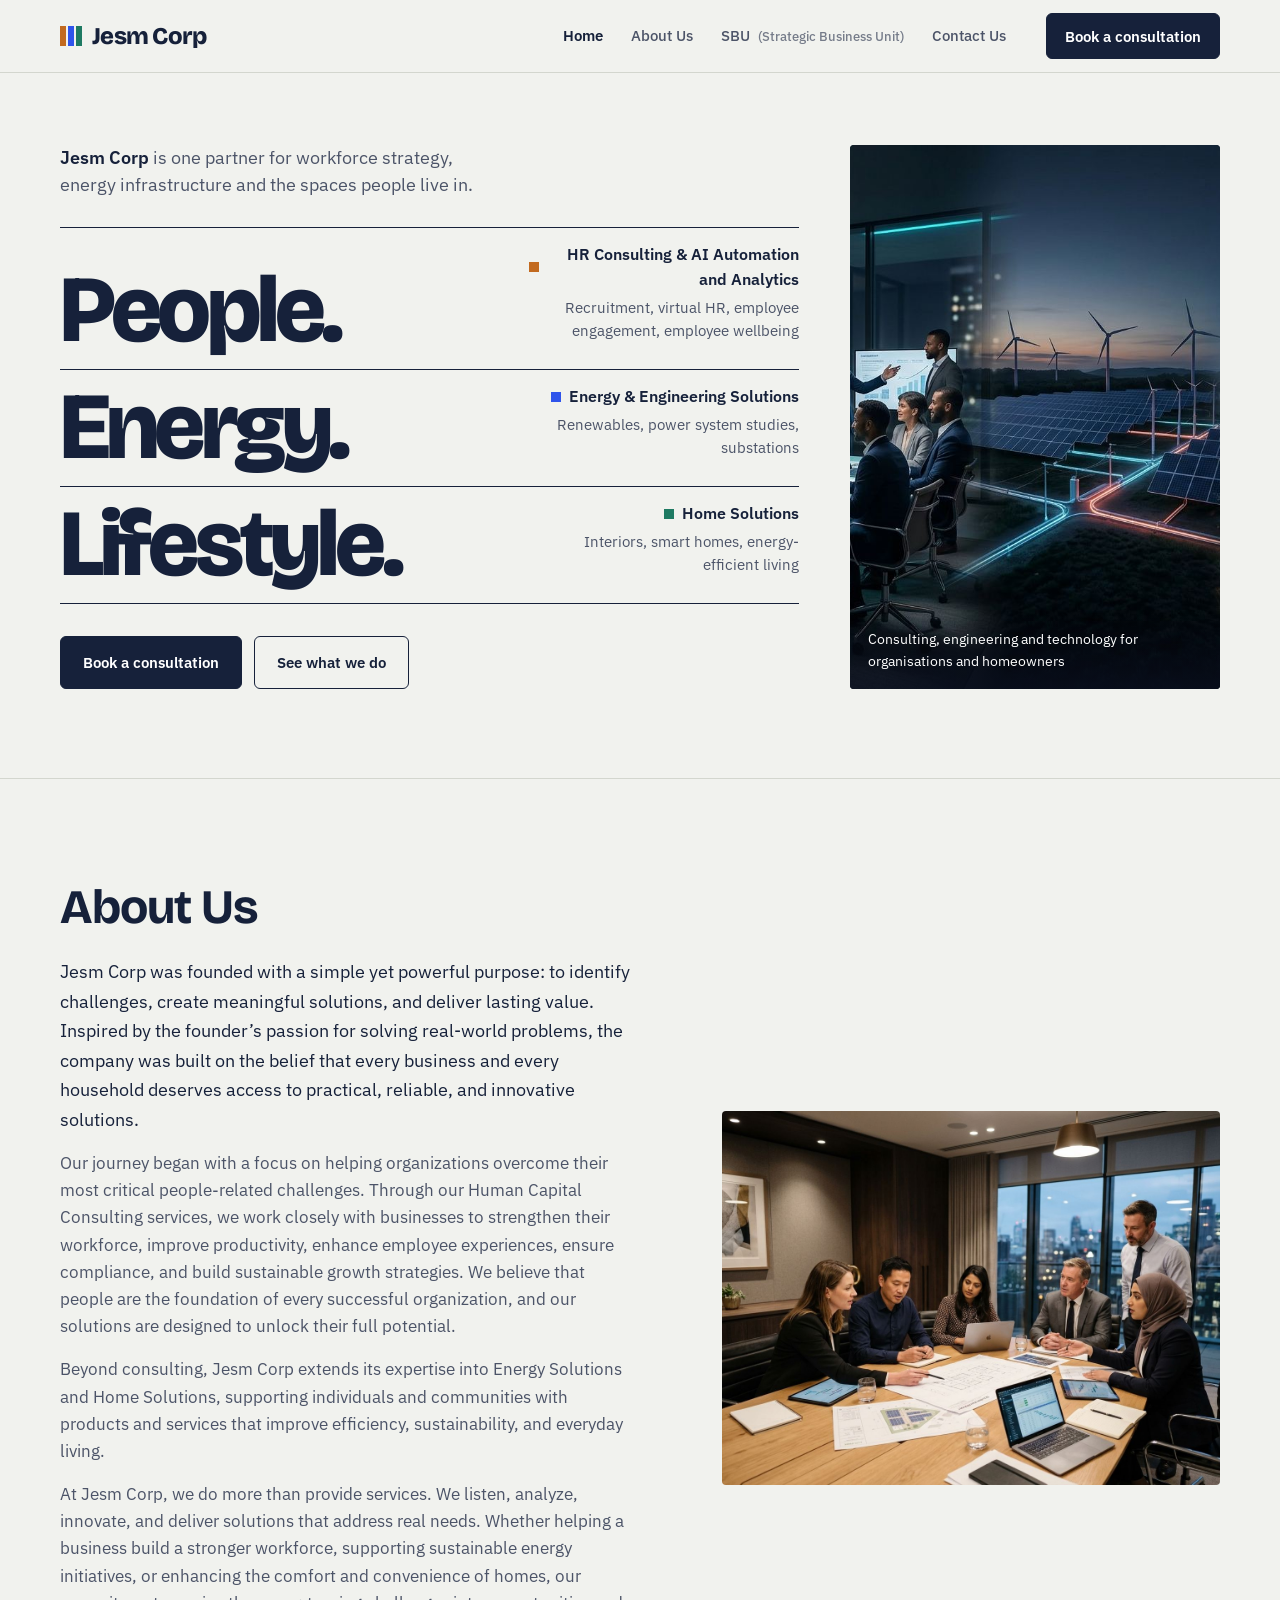
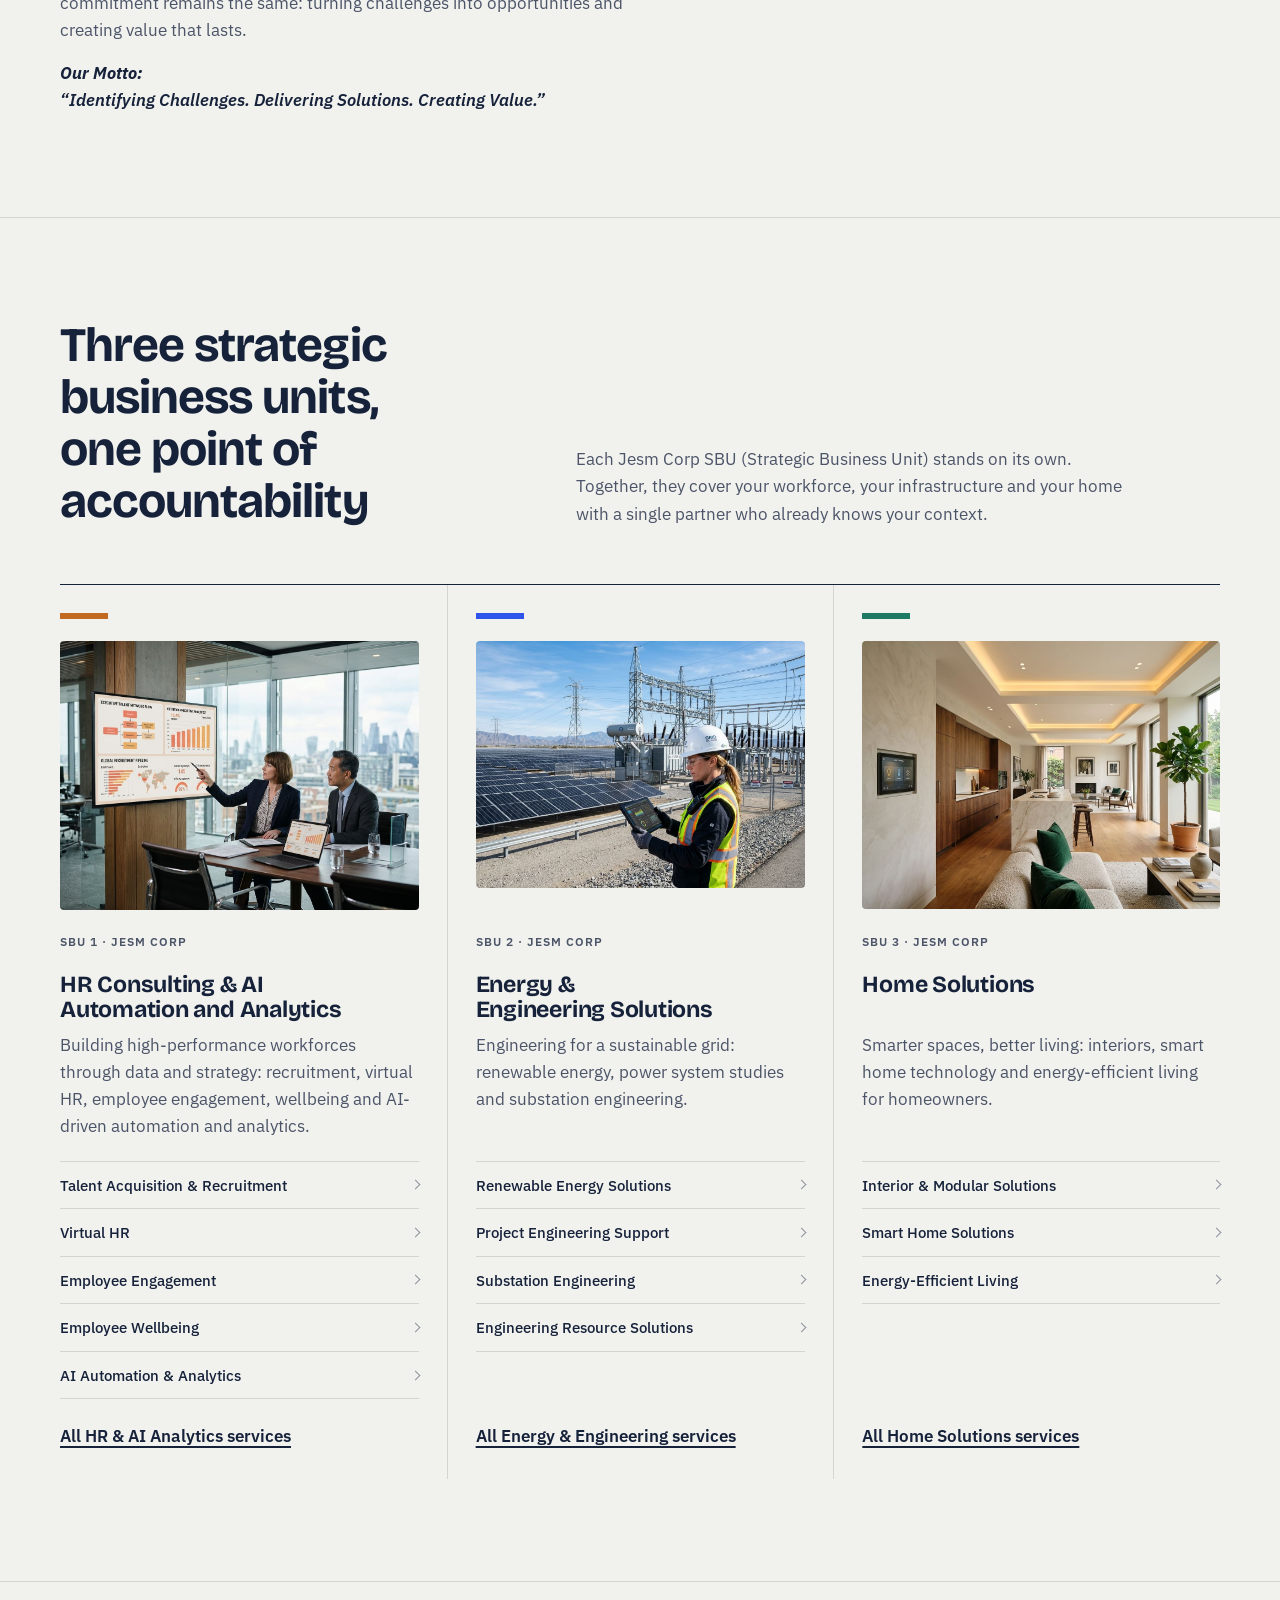
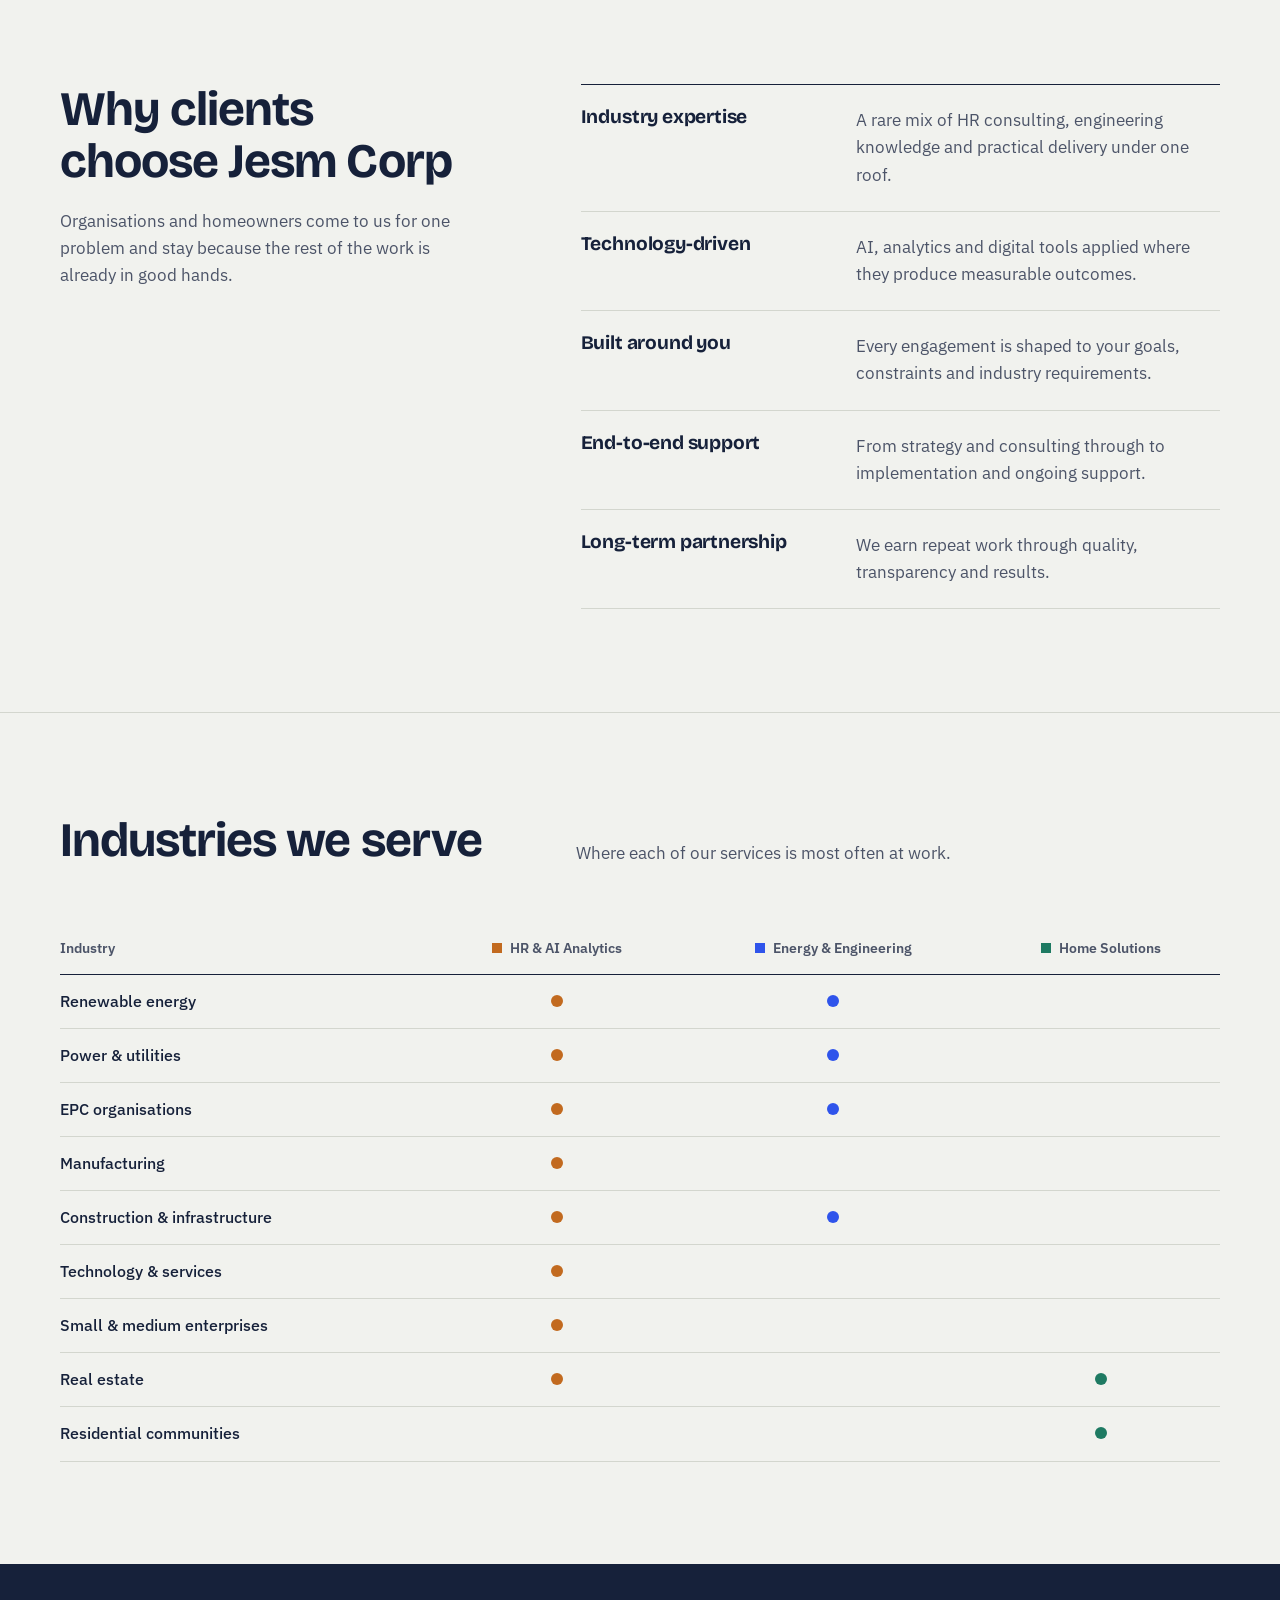
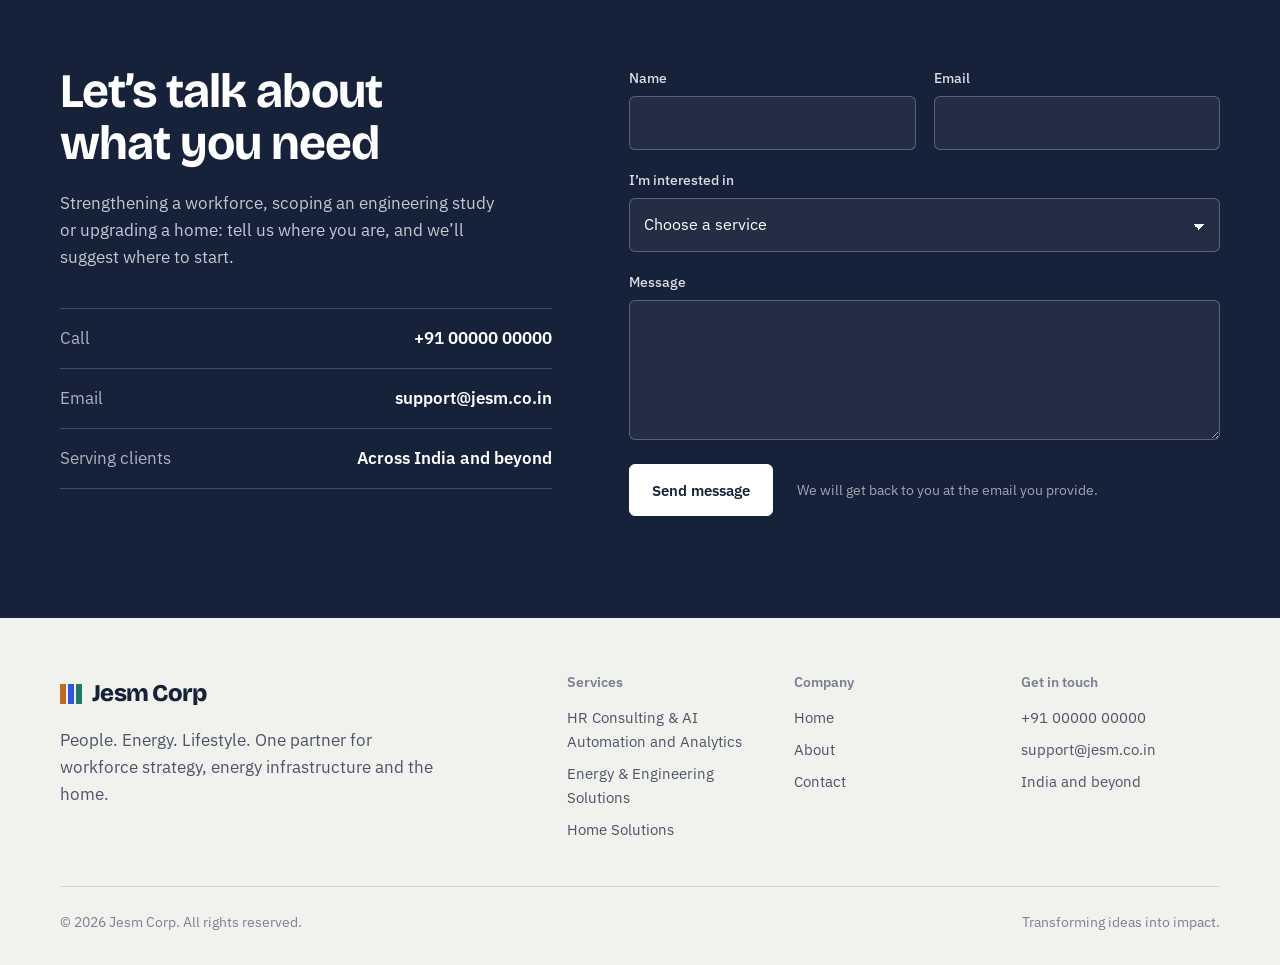
<file: index.html>
<!DOCTYPE html>
<html lang="en">
<head>
<meta charset="UTF-8">
<meta name="viewport" content="width=device-width, initial-scale=1, viewport-fit=cover">
<title>Jesm Corp — People. Energy. Lifestyle.</title>
<meta name="description" content="Jesm Corp provides HR consulting, AI automation &amp; analytics, energy &amp; engineering solutions, and home solutions — one partner for workforce strategy, energy infrastructure and the home.">
<meta name="theme-color" content="#F1F2EE">
<link rel="icon" href="data:image/svg+xml,<svg xmlns=%22http://www.w3.org/2000/svg%22 viewBox=%220 0 24 24%22><rect x=%223%22 y=%222%22 width=%225%22 height=%2220%22 fill=%22%23C26A1F%22/><rect x=%229.5%22 y=%222%22 width=%225%22 height=%2220%22 fill=%22%232F54EB%22/><rect x=%2216%22 y=%222%22 width=%225%22 height=%2220%22 fill=%22%231E7A62%22/></svg>">
<link rel="preconnect" href="https://fonts.googleapis.com">
<link rel="preconnect" href="https://fonts.gstatic.com" crossorigin>
<link href="https://fonts.googleapis.com/css2?family=Bricolage+Grotesque:opsz,wght@12..96,600;12..96,700;12..96,800&family=IBM+Plex+Sans:wght@400;500;600&display=swap" rel="stylesheet">
<link rel="stylesheet" href="styles.css">
</head>
<body>
<a class="skip" href="#main">Skip to content</a>
<header class="site-header">
  <div class="wrap nav-row">
    <a href="index.html" class="brand" aria-label="Jesm Corp home"><span class="brand-mark" aria-hidden="true"><i></i><i></i><i></i></span>Jesm Corp</a>
    <button class="menu-toggle" id="menuToggle" aria-label="Menu" aria-expanded="false" aria-controls="primaryNav">
      <svg viewBox="0 0 24 24" fill="none" stroke="currentColor" stroke-width="2"><path d="M3 6h18M3 12h18M3 18h18"/></svg>
    </button>
    <nav class="primary" id="primaryNav" aria-label="Main">
      <a href="index.html" aria-current="page">Home</a>
      <a href="#about">About Us</a>
      <a href="#services">SBU <span class="nav-sub">(Strategic Business Unit)</span></a>
      <a href="#contact">Contact Us</a>
      <a href="#contact" class="btn btn-solid mobile-cta">Book a consultation</a>
    </nav>
    <a href="#contact" class="btn btn-solid header-cta">Book a consultation</a>
  </div>
</header>
<main id="main">

  <section class="hero" aria-labelledby="hero-title">
    <div class="wrap hero-grid">
      <div>
        <h1 id="hero-title" class="hero-intro"><strong>Jesm Corp</strong> is one partner for workforce strategy, energy infrastructure and the spaces people live in.</h1>
        <nav class="words" aria-label="Our services">
        <a class="word" href="hr-consulting-ai-analytics.html" data-p="people">
          <span class="word-w">People.</span>
          <span class="word-meta"><b><span class="sw" aria-hidden="true"></span>HR Consulting &amp; AI Automation and Analytics</b>Recruitment, virtual HR, employee engagement, employee wellbeing</span>
        </a>
        <a class="word" href="energy-engineering-solutions.html" data-p="power">
          <span class="word-w">Energy.</span>
          <span class="word-meta"><b><span class="sw" aria-hidden="true"></span>Energy &amp; Engineering Solutions</b>Renewables, power system studies, substations</span>
        </a>
        <a class="word" href="home-solutions.html" data-p="property">
          <span class="word-w">Lifestyle.</span>
          <span class="word-meta"><b><span class="sw" aria-hidden="true"></span>Home Solutions</b>Interiors, smart homes, energy-efficient living</span>
        </a>
        </nav>
        <div class="hero-actions">
          <a href="#contact" class="btn btn-solid">Book a consultation</a>
          <a href="#services" class="btn btn-line">See what we do</a>
        </div>
      </div>
      <div class="hero-frame" id="heroFrame" aria-hidden="false">
        <img src="images/hero-banner.jpg" alt="Jesm Corp teams working across workforce strategy, energy infrastructure and smart living" data-for="all" class="is-on" width="1376" height="768" fetchpriority="high">
        <img src="images/pillar-hr.jpg" alt="" data-for="people" width="1200" height="896" loading="lazy">
        <img src="images/pillar-energy.jpg" alt="" data-for="power" width="1200" height="896" loading="lazy">
        <img src="images/pillar-home.jpg" alt="" data-for="property" width="1200" height="896" loading="lazy">
        <div class="hero-caption" id="heroCaption"><span class="sw" aria-hidden="true"></span><span>Consulting, engineering and technology for organisations and homeowners</span></div>
      </div>
    </div>
  </section>

  <section class="section" id="about">
    <div class="wrap about">
      <div>
        <h2>About Us</h2>
        <div class="about-body">
          <p>Jesm Corp was founded with a simple yet powerful purpose: to identify challenges, create meaningful solutions, and deliver lasting value. Inspired by the founder’s passion for solving real-world problems, the company was built on the belief that every business and every household deserves access to practical, reliable, and innovative solutions.</p>
          <p>Our journey began with a focus on helping organizations overcome their most critical people-related challenges. Through our Human Capital Consulting services, we work closely with businesses to strengthen their workforce, improve productivity, enhance employee experiences, ensure compliance, and build sustainable growth strategies. We believe that people are the foundation of every successful organization, and our solutions are designed to unlock their full potential.</p>
          <p>Beyond consulting, Jesm Corp extends its expertise into Energy Solutions and Home Solutions, supporting individuals and communities with products and services that improve efficiency, sustainability, and everyday living.</p>
          <p>At Jesm Corp, we do more than provide services. We listen, analyze, innovate, and deliver solutions that address real needs. Whether helping a business build a stronger workforce, supporting sustainable energy initiatives, or enhancing the comfort and convenience of homes, our commitment remains the same: turning challenges into opportunities and creating value that lasts.</p>
          <p class="motto"><strong>Our Motto:</strong><br>“Identifying Challenges. Delivering Solutions. Creating Value.”</p>
        </div>
      </div>
      <img src="images/about-team.jpg" alt="Jesm Corp consultants and engineers in a planning session" width="1200" height="896" loading="lazy">
    </div>
  </section>

  <section class="section" id="services">
    <div class="wrap">
      <div class="section-head">
        <h2>Three strategic business units, one point of accountability</h2>
        <p>Each Jesm Corp SBU (Strategic Business Unit) stands on its own. Together, they cover your workforce, your infrastructure and your home with a single partner who already knows your context.</p>
      </div>
      <div class="pillars">
      <article class="pillar" data-p="people">
        <div class="pillar-bar" aria-hidden="true"></div>
        <img src="images/pillar-hr.jpg" alt="" width="1200" height="896" loading="lazy">
        <p class="sbu-tag"><abbr title="Strategic Business Unit">SBU</abbr> 1 · Jesm Corp</p>
        <h3><a href="hr-consulting-ai-analytics.html">HR Consulting &amp; AI Automation and Analytics</a></h3>
        <p>Building high-performance workforces through data and strategy: recruitment, virtual HR, employee engagement, wellbeing and AI-driven automation and analytics.</p>
        <nav class="areas" aria-label="HR Consulting &amp; AI Automation and Analytics"><a href="hr-consulting-ai-analytics.html#talent">Talent Acquisition &amp; Recruitment</a><a href="hr-consulting-ai-analytics.html#virtual-hr">Virtual HR</a><a href="hr-consulting-ai-analytics.html#engagement">Employee Engagement</a><a href="hr-consulting-ai-analytics.html#wellbeing">Employee Wellbeing</a><a href="hr-consulting-ai-analytics.html#analytics">AI Automation &amp; Analytics</a></nav>
        <a class="text-link" href="hr-consulting-ai-analytics.html">All HR &amp; AI Analytics services</a>
      </article>
      <article class="pillar" data-p="power">
        <div class="pillar-bar" aria-hidden="true"></div>
        <img src="images/pillar-energy.jpg" alt="" width="1200" height="896" loading="lazy">
        <p class="sbu-tag"><abbr title="Strategic Business Unit">SBU</abbr> 2 · Jesm Corp</p>
        <h3><a href="energy-engineering-solutions.html">Energy &amp; Engineering Solutions</a></h3>
        <p>Engineering for a sustainable grid: renewable energy, power system studies and substation engineering.</p>
        <nav class="areas" aria-label="Energy &amp; Engineering Solutions"><a href="energy-engineering-solutions.html#renewables">Renewable Energy Solutions</a><a href="energy-engineering-solutions.html#studies">Project Engineering Support</a><a href="energy-engineering-solutions.html#substations">Substation Engineering</a><a href="energy-engineering-solutions.html#resources">Engineering Resource Solutions</a></nav>
        <a class="text-link" href="energy-engineering-solutions.html">All Energy &amp; Engineering services</a>
      </article>
      <article class="pillar" data-p="property">
        <div class="pillar-bar" aria-hidden="true"></div>
        <img src="images/pillar-home.jpg" alt="" width="1200" height="896" loading="lazy">
        <p class="sbu-tag"><abbr title="Strategic Business Unit">SBU</abbr> 3 · Jesm Corp</p>
        <h3><a href="home-solutions.html">Home Solutions</a></h3>
        <p>Smarter spaces, better living: interiors, smart home technology and energy-efficient living for homeowners.</p>
        <nav class="areas" aria-label="Home Solutions"><a href="home-solutions.html#interiors">Interior &amp; Modular Solutions</a><a href="home-solutions.html#smart">Smart Home Solutions</a><a href="home-solutions.html#efficiency">Energy-Efficient Living</a></nav>
        <a class="text-link" href="home-solutions.html">All Home Solutions services</a>
      </article>
      </div>
    </div>
  </section>

  <section class="section">
    <div class="wrap why">
      <div class="why-intro">
        <h2>Why clients choose Jesm Corp</h2>
        <p>Organisations and homeowners come to us for one problem and stay because the rest of the work is already in good hands.</p>
      </div>
      <ul class="why-list"><li><h3>Industry expertise</h3><p>A rare mix of HR consulting, engineering knowledge and practical delivery under one roof.</p></li><li><h3>Technology-driven</h3><p>AI, analytics and digital tools applied where they produce measurable outcomes.</p></li><li><h3>Built around you</h3><p>Every engagement is shaped to your goals, constraints and industry requirements.</p></li><li><h3>End-to-end support</h3><p>From strategy and consulting through to implementation and ongoing support.</p></li><li><h3>Long-term partnership</h3><p>We earn repeat work through quality, transparency and results.</p></li></ul>
    </div>
  </section>

  <section class="section">
    <div class="wrap">
      <div class="section-head">
        <h2>Industries we serve</h2>
        <p>Where each of our services is most often at work.</p>
      </div>
      <div class="matrix-wrap">
        <table class="matrix">
          <thead><tr><th scope="col">Industry</th><th scope="col" data-p="people"><span><span class="sw" aria-hidden="true"></span>HR &amp; AI Analytics</span></th><th scope="col" data-p="power"><span><span class="sw" aria-hidden="true"></span>Energy &amp; Engineering</span></th><th scope="col" data-p="property"><span><span class="sw" aria-hidden="true"></span>Home Solutions</span></th></tr></thead>
          <tbody>
<tr><th scope="row">Renewable energy</th><td data-p="people"><span class="dot" role="img" aria-label="Yes"></span></td><td data-p="power"><span class="dot" role="img" aria-label="Yes"></span></td><td></td></tr>
<tr><th scope="row">Power &amp; utilities</th><td data-p="people"><span class="dot" role="img" aria-label="Yes"></span></td><td data-p="power"><span class="dot" role="img" aria-label="Yes"></span></td><td></td></tr>
<tr><th scope="row">EPC organisations</th><td data-p="people"><span class="dot" role="img" aria-label="Yes"></span></td><td data-p="power"><span class="dot" role="img" aria-label="Yes"></span></td><td></td></tr>
<tr><th scope="row">Manufacturing</th><td data-p="people"><span class="dot" role="img" aria-label="Yes"></span></td><td></td><td></td></tr>
<tr><th scope="row">Construction &amp; infrastructure</th><td data-p="people"><span class="dot" role="img" aria-label="Yes"></span></td><td data-p="power"><span class="dot" role="img" aria-label="Yes"></span></td><td></td></tr>
<tr><th scope="row">Technology &amp; services</th><td data-p="people"><span class="dot" role="img" aria-label="Yes"></span></td><td></td><td></td></tr>
<tr><th scope="row">Small &amp; medium enterprises</th><td data-p="people"><span class="dot" role="img" aria-label="Yes"></span></td><td></td><td></td></tr>
<tr><th scope="row">Real estate</th><td data-p="people"><span class="dot" role="img" aria-label="Yes"></span></td><td></td><td data-p="property"><span class="dot" role="img" aria-label="Yes"></span></td></tr>
<tr><th scope="row">Residential communities</th><td></td><td></td><td data-p="property"><span class="dot" role="img" aria-label="Yes"></span></td></tr>
          </tbody>
        </table>
      </div>
    </div>
  </section>

  <section class="contact" id="contact" aria-labelledby="contact-title">
    <div class="wrap contact-grid">
      <div>
        <h2 id="contact-title">Let’s talk about what you need</h2>
        <p class="contact-lede">Strengthening a workforce, scoping an engineering study or upgrading a home: tell us where you are, and we’ll suggest where to start.</p>
        <ul class="contact-list">
          <li><span>Call</span><a href="tel:+910000000000">+91 00000 00000</a></li>
          <li><span>Email</span><a href="mailto:support@jesm.co.in">support@jesm.co.in</a></li>
          <li><span>Serving clients</span><b>Across India and beyond</b></li>
        </ul>
      </div>
      <form class="form" id="contactForm" novalidate>
        <div class="field"><label for="cf-name">Name</label><input id="cf-name" name="name" type="text" autocomplete="name" required></div>
        <div class="field"><label for="cf-email">Email</label><input id="cf-email" name="email" type="email" autocomplete="email" required></div>
        <div class="field full"><label for="cf-interest">I’m interested in</label>
          <select id="cf-interest" name="interest"><option value="">Choose a service</option><option>HR Consulting &amp; AI Automation and Analytics</option><option>Energy &amp; Engineering Solutions</option><option>Home Solutions</option><option>More than one / not sure yet</option></select></div>
        <div class="field full"><label for="cf-message">Message</label><textarea id="cf-message" name="message" required></textarea></div>
        <div class="form-foot">
          <button type="submit" class="btn btn-light">Send message</button>
          <p class="form-note" id="cf-note" aria-live="polite">We will get back to you at the email you provide.</p>
        </div>
      </form>
    </div>
  </section>

</main>
<footer class="site-footer">
  <div class="wrap">
    <div class="footer-top">
      <div>
        <a href="index.html" class="brand"><span class="brand-mark" aria-hidden="true"><i></i><i></i><i></i></span>Jesm Corp</a>
        <p>People. Energy. Lifestyle. One partner for workforce strategy, energy infrastructure and the home.</p>
      </div>
      <div class="footer-cols">
        <div>
          <h2>Services</h2>
          <a href="hr-consulting-ai-analytics.html">HR Consulting &amp; AI Automation and Analytics</a>
          <a href="energy-engineering-solutions.html">Energy &amp; Engineering Solutions</a>
          <a href="home-solutions.html">Home Solutions</a>
        </div>
        <div>
          <h2>Company</h2>
          <a href="index.html">Home</a>
          <a href="index.html#about">About</a>
          <a href="#contact">Contact</a>
        </div>
        <div>
          <h2>Get in touch</h2>
          <a href="tel:+910000000000">+91 00000 00000</a>
          <a href="mailto:support@jesm.co.in">support@jesm.co.in</a>
          <p>India and beyond</p>
        </div>
      </div>
    </div>
    <div class="footer-bottom">
      <span>© 2026 Jesm Corp. All rights reserved.</span>
      <span>Transforming ideas into impact.</span>
    </div>
  </div>
</footer>
<script src="script.js"></script>
</body>
</html>
</file>
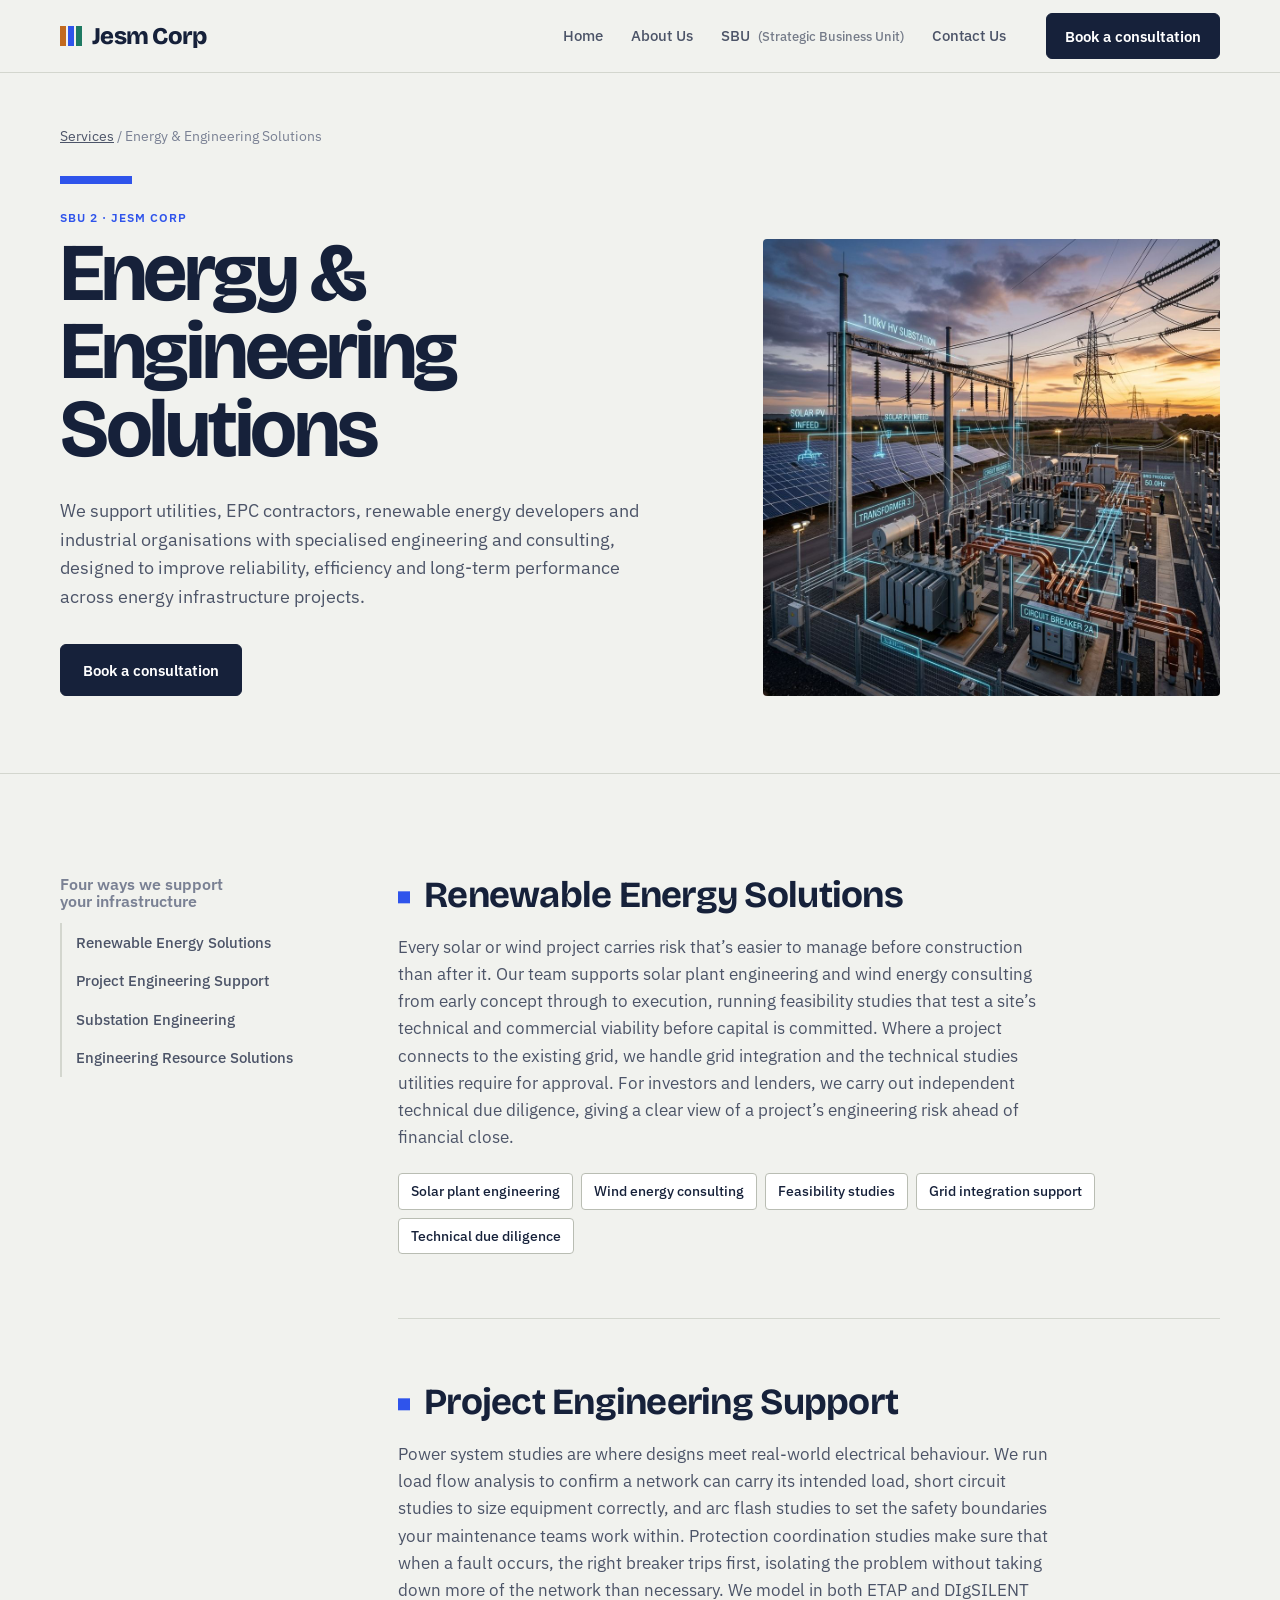
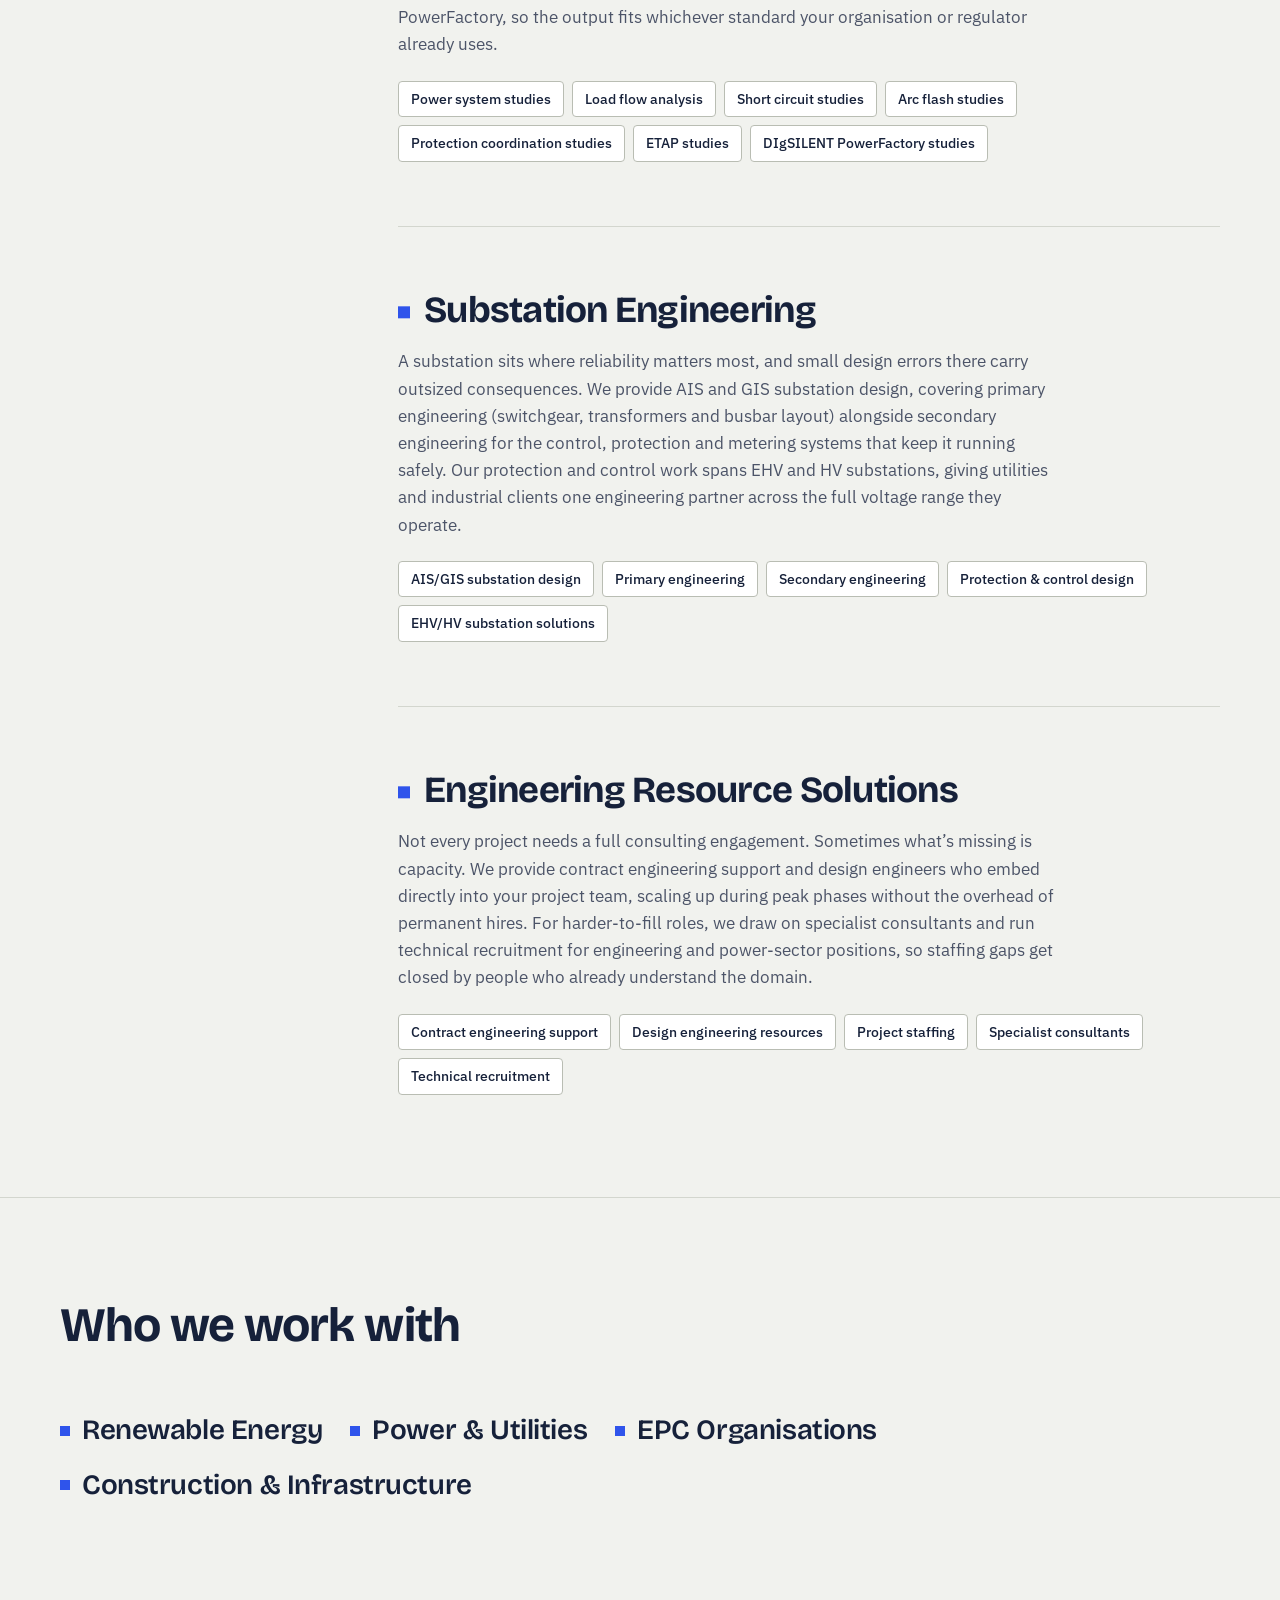
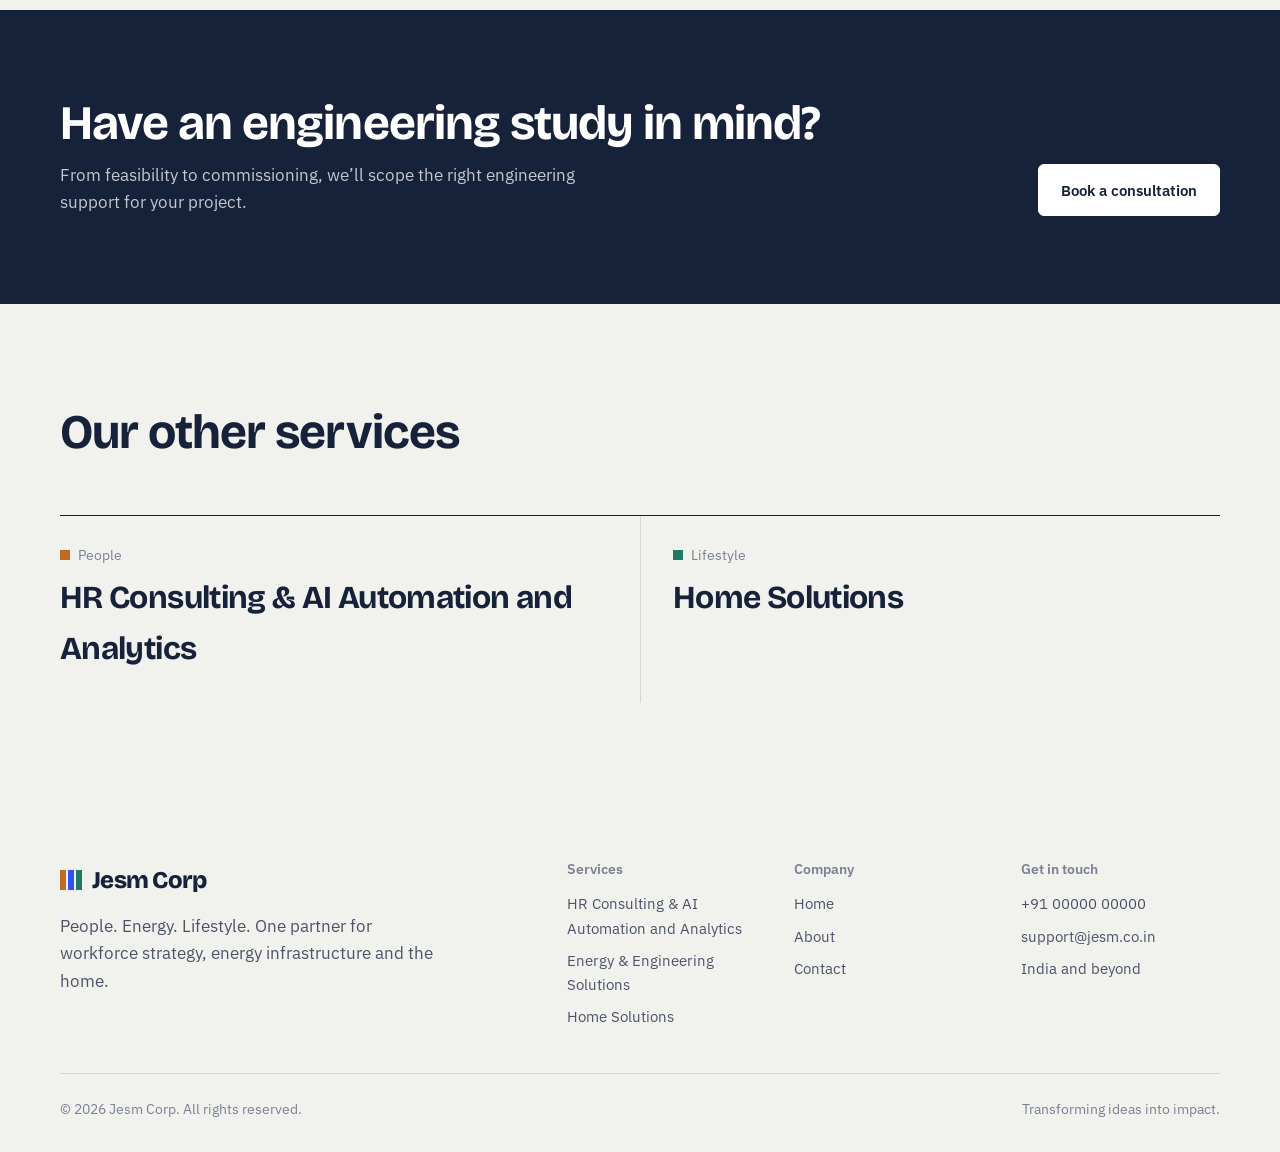
<file: energy-engineering-solutions.html>
<!DOCTYPE html>
<html lang="en">
<head>
<meta charset="UTF-8">
<meta name="viewport" content="width=device-width, initial-scale=1, viewport-fit=cover">
<title>Energy &amp; Engineering Solutions — Jesm Corp</title>
<meta name="description" content="We support utilities, EPC contractors, renewable energy developers and industrial organisations with specialised engineering and consulting, designed to improve reliability, efficiency and long-term performance across energy infrastructure projects.">
<meta name="theme-color" content="#F1F2EE">
<link rel="icon" href="data:image/svg+xml,<svg xmlns=%22http://www.w3.org/2000/svg%22 viewBox=%220 0 24 24%22><rect x=%223%22 y=%222%22 width=%225%22 height=%2220%22 fill=%22%23C26A1F%22/><rect x=%229.5%22 y=%222%22 width=%225%22 height=%2220%22 fill=%22%232F54EB%22/><rect x=%2216%22 y=%222%22 width=%225%22 height=%2220%22 fill=%22%231E7A62%22/></svg>">
<link rel="preconnect" href="https://fonts.googleapis.com">
<link rel="preconnect" href="https://fonts.gstatic.com" crossorigin>
<link href="https://fonts.googleapis.com/css2?family=Bricolage+Grotesque:opsz,wght@12..96,600;12..96,700;12..96,800&family=IBM+Plex+Sans:wght@400;500;600&display=swap" rel="stylesheet">
<link rel="stylesheet" href="styles.css">
</head>
<body>
<a class="skip" href="#main">Skip to content</a>
<header class="site-header">
  <div class="wrap nav-row">
    <a href="index.html" class="brand" aria-label="Jesm Corp home"><span class="brand-mark" aria-hidden="true"><i></i><i></i><i></i></span>Jesm Corp</a>
    <button class="menu-toggle" id="menuToggle" aria-label="Menu" aria-expanded="false" aria-controls="primaryNav">
      <svg viewBox="0 0 24 24" fill="none" stroke="currentColor" stroke-width="2"><path d="M3 6h18M3 12h18M3 18h18"/></svg>
    </button>
    <nav class="primary" id="primaryNav" aria-label="Main">
      <a href="index.html">Home</a>
      <a href="index.html#about">About Us</a>
      <a href="index.html#services">SBU <span class="nav-sub">(Strategic Business Unit)</span></a>
      <a href="index.html#contact">Contact Us</a>
      <a href="index.html#contact" class="btn btn-solid mobile-cta">Book a consultation</a>
    </nav>
    <a href="index.html#contact" class="btn btn-solid header-cta">Book a consultation</a>
  </div>
</header>
<main id="main" data-p="power">
  <div class="page-hero">
    <div class="wrap">
      <p class="crumbs"><a href="index.html#services">Services</a> / Energy &amp; Engineering Solutions</p>
      <div class="page-hero-grid">
        <div>
          <div class="pillar-bar" aria-hidden="true"></div>
          <p class="sbu-tag"><abbr title="Strategic Business Unit">SBU</abbr> 2 · Jesm Corp</p>
          <h1>Energy &amp; Engineering Solutions</h1>
          <p class="lede">We support utilities, EPC contractors, renewable energy developers and industrial organisations with specialised engineering and consulting, designed to improve reliability, efficiency and long-term performance across energy infrastructure projects.</p>
          <a href="index.html#contact" class="btn btn-solid">Book a consultation</a>
        </div>
        <img src="images/hero-energy.jpg" alt="Substation engineering and solar power grid infrastructure" width="1024" height="1024" fetchpriority="high">
      </div>
    </div>
  </div>

  <div class="section">
    <div class="wrap expertise">
      <nav class="toc" aria-label="On this page">
        <h2>Four ways we support your infrastructure</h2>
        <a href="#renewables">Renewable Energy Solutions</a><a href="#studies">Project Engineering Support</a><a href="#substations">Substation Engineering</a><a href="#resources">Engineering Resource Solutions</a>
      </nav>
      <div>
        <section class="area" id="renewables">
          <h2><span class="sw" aria-hidden="true"></span>Renewable Energy Solutions</h2>
          <p>Every solar or wind project carries risk that’s easier to manage before construction than after it. Our team supports solar plant engineering and wind energy consulting from early concept through to execution, running feasibility studies that test a site’s technical and commercial viability before capital is committed. Where a project connects to the existing grid, we handle grid integration and the technical studies utilities require for approval. For investors and lenders, we carry out independent technical due diligence, giving a clear view of a project’s engineering risk ahead of financial close.</p>
          <ul class="chips" aria-label="Renewable Energy Solutions services"><li>Solar plant engineering</li><li>Wind energy consulting</li><li>Feasibility studies</li><li>Grid integration support</li><li>Technical due diligence</li></ul>
        </section>
        <section class="area" id="studies">
          <h2><span class="sw" aria-hidden="true"></span>Project Engineering Support</h2>
          <p>Power system studies are where designs meet real-world electrical behaviour. We run load flow analysis to confirm a network can carry its intended load, short circuit studies to size equipment correctly, and arc flash studies to set the safety boundaries your maintenance teams work within. Protection coordination studies make sure that when a fault occurs, the right breaker trips first, isolating the problem without taking down more of the network than necessary. We model in both ETAP and DIgSILENT PowerFactory, so the output fits whichever standard your organisation or regulator already uses.</p>
          <ul class="chips" aria-label="Project Engineering Support services"><li>Power system studies</li><li>Load flow analysis</li><li>Short circuit studies</li><li>Arc flash studies</li><li>Protection coordination studies</li><li>ETAP studies</li><li>DIgSILENT PowerFactory studies</li></ul>
        </section>
        <section class="area" id="substations">
          <h2><span class="sw" aria-hidden="true"></span>Substation Engineering</h2>
          <p>A substation sits where reliability matters most, and small design errors there carry outsized consequences. We provide AIS and GIS substation design, covering primary engineering (switchgear, transformers and busbar layout) alongside secondary engineering for the control, protection and metering systems that keep it running safely. Our protection and control work spans EHV and HV substations, giving utilities and industrial clients one engineering partner across the full voltage range they operate.</p>
          <ul class="chips" aria-label="Substation Engineering services"><li>AIS/GIS substation design</li><li>Primary engineering</li><li>Secondary engineering</li><li>Protection &amp; control design</li><li>EHV/HV substation solutions</li></ul>
        </section>
        <section class="area" id="resources">
          <h2><span class="sw" aria-hidden="true"></span>Engineering Resource Solutions</h2>
          <p>Not every project needs a full consulting engagement. Sometimes what’s missing is capacity. We provide contract engineering support and design engineers who embed directly into your project team, scaling up during peak phases without the overhead of permanent hires. For harder-to-fill roles, we draw on specialist consultants and run technical recruitment for engineering and power-sector positions, so staffing gaps get closed by people who already understand the domain.</p>
          <ul class="chips" aria-label="Engineering Resource Solutions services"><li>Contract engineering support</li><li>Design engineering resources</li><li>Project staffing</li><li>Specialist consultants</li><li>Technical recruitment</li></ul>
        </section>
      </div>
    </div>
  </div>

  <section class="section">
    <div class="wrap">
      <div class="section-head"><h2>Who we work with</h2></div>
      <ul class="served"><li><span class="sw" aria-hidden="true"></span>Renewable Energy</li><li><span class="sw" aria-hidden="true"></span>Power &amp; Utilities</li><li><span class="sw" aria-hidden="true"></span>EPC Organisations</li><li><span class="sw" aria-hidden="true"></span>Construction &amp; Infrastructure</li></ul>
    </div>
  </section>

  <section class="cta-band">
    <div class="wrap">
      <div><h2>Have an engineering study in mind?</h2><p>From feasibility to commissioning, we’ll scope the right engineering support for your project.</p></div>
      <a href="index.html#contact" class="btn btn-light">Book a consultation</a>
    </div>
  </section>

  <section class="section">
    <div class="wrap">
      <div class="section-head"><h2>Our other services</h2></div>
      <div class="other"><a href="hr-consulting-ai-analytics.html" data-p="people"><small><span class="sw" aria-hidden="true"></span>People</small><b>HR Consulting &amp; AI Automation and Analytics</b></a><a href="home-solutions.html" data-p="property"><small><span class="sw" aria-hidden="true"></span>Lifestyle</small><b>Home Solutions</b></a></div>
    </div>
  </section>
</main>
<footer class="site-footer">
  <div class="wrap">
    <div class="footer-top">
      <div>
        <a href="index.html" class="brand"><span class="brand-mark" aria-hidden="true"><i></i><i></i><i></i></span>Jesm Corp</a>
        <p>People. Energy. Lifestyle. One partner for workforce strategy, energy infrastructure and the home.</p>
      </div>
      <div class="footer-cols">
        <div>
          <h2>Services</h2>
          <a href="hr-consulting-ai-analytics.html">HR Consulting &amp; AI Automation and Analytics</a>
          <a href="energy-engineering-solutions.html">Energy &amp; Engineering Solutions</a>
          <a href="home-solutions.html">Home Solutions</a>
        </div>
        <div>
          <h2>Company</h2>
          <a href="index.html">Home</a>
          <a href="index.html#about">About</a>
          <a href="index.html#contact">Contact</a>
        </div>
        <div>
          <h2>Get in touch</h2>
          <a href="tel:+910000000000">+91 00000 00000</a>
          <a href="mailto:support@jesm.co.in">support@jesm.co.in</a>
          <p>India and beyond</p>
        </div>
      </div>
    </div>
    <div class="footer-bottom">
      <span>© 2026 Jesm Corp. All rights reserved.</span>
      <span>Transforming ideas into impact.</span>
    </div>
  </div>
</footer>
<script src="script.js"></script>
</body>
</html>
</file>
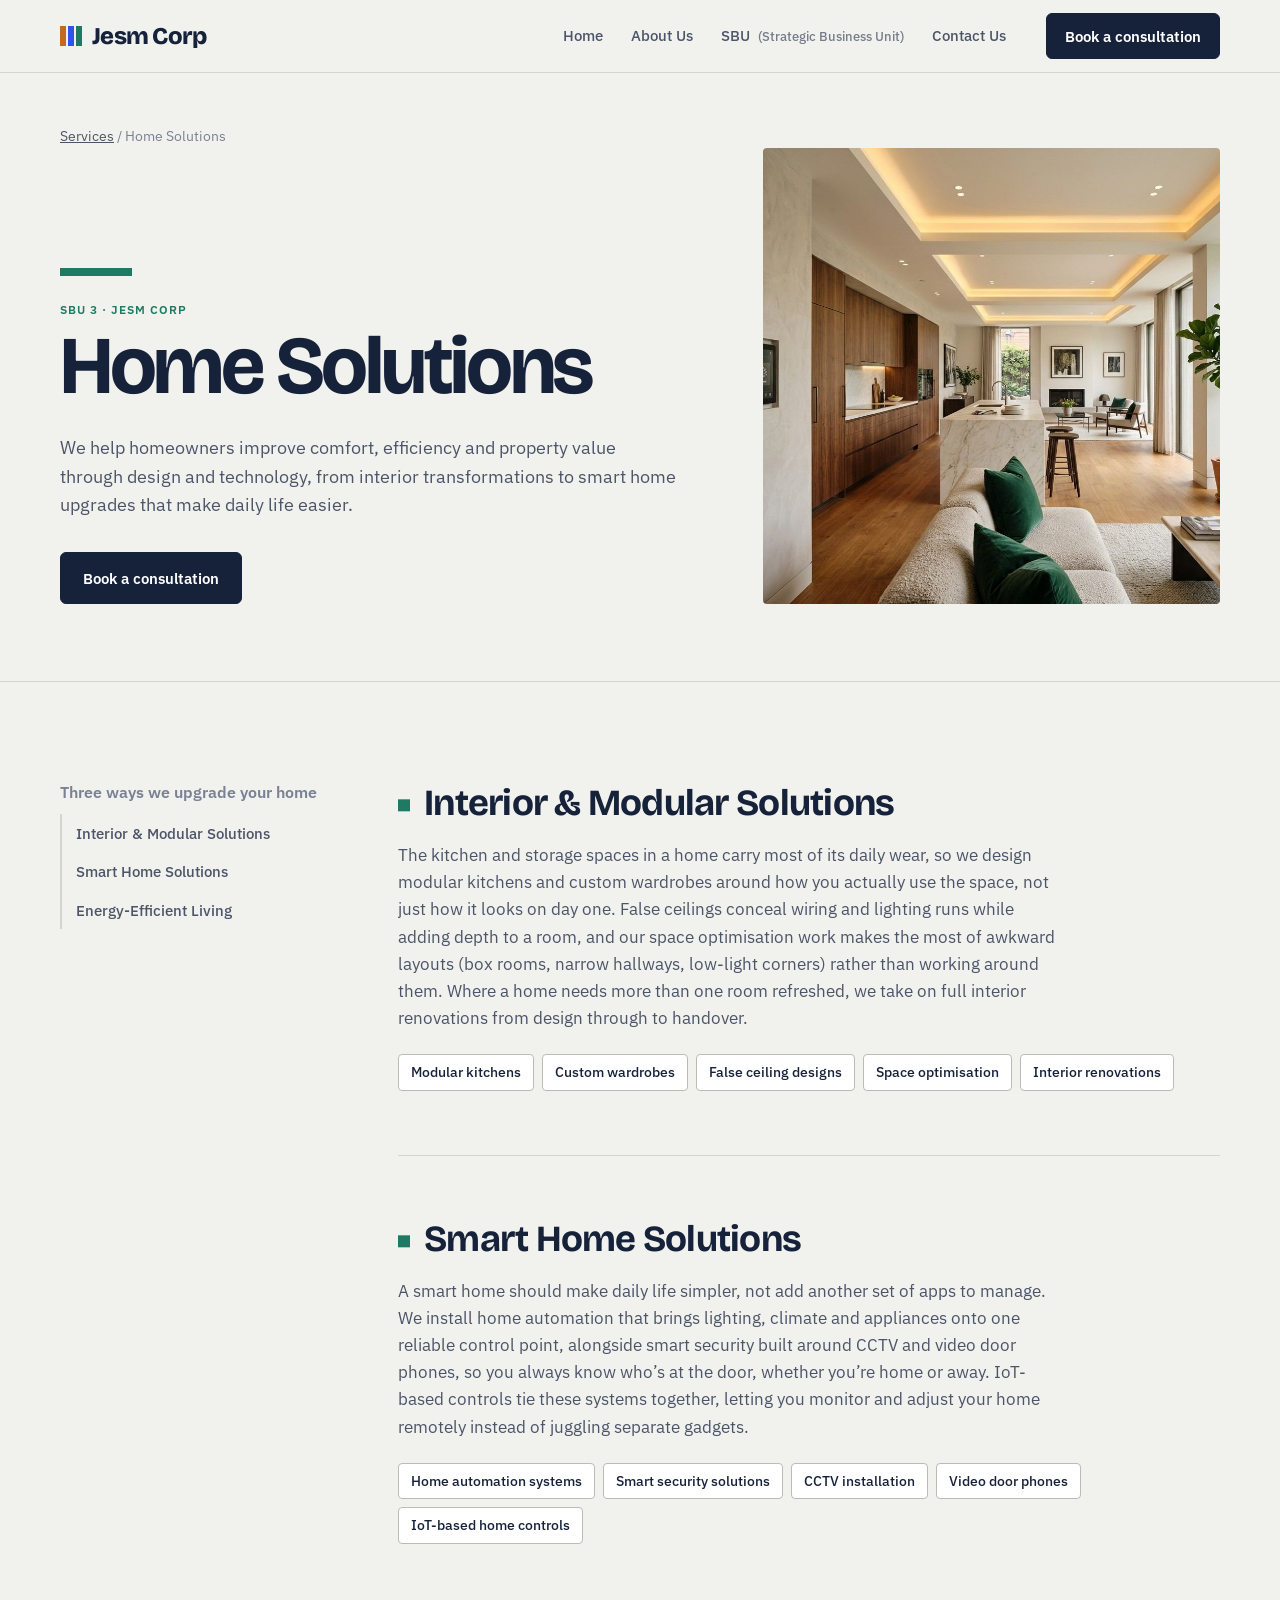
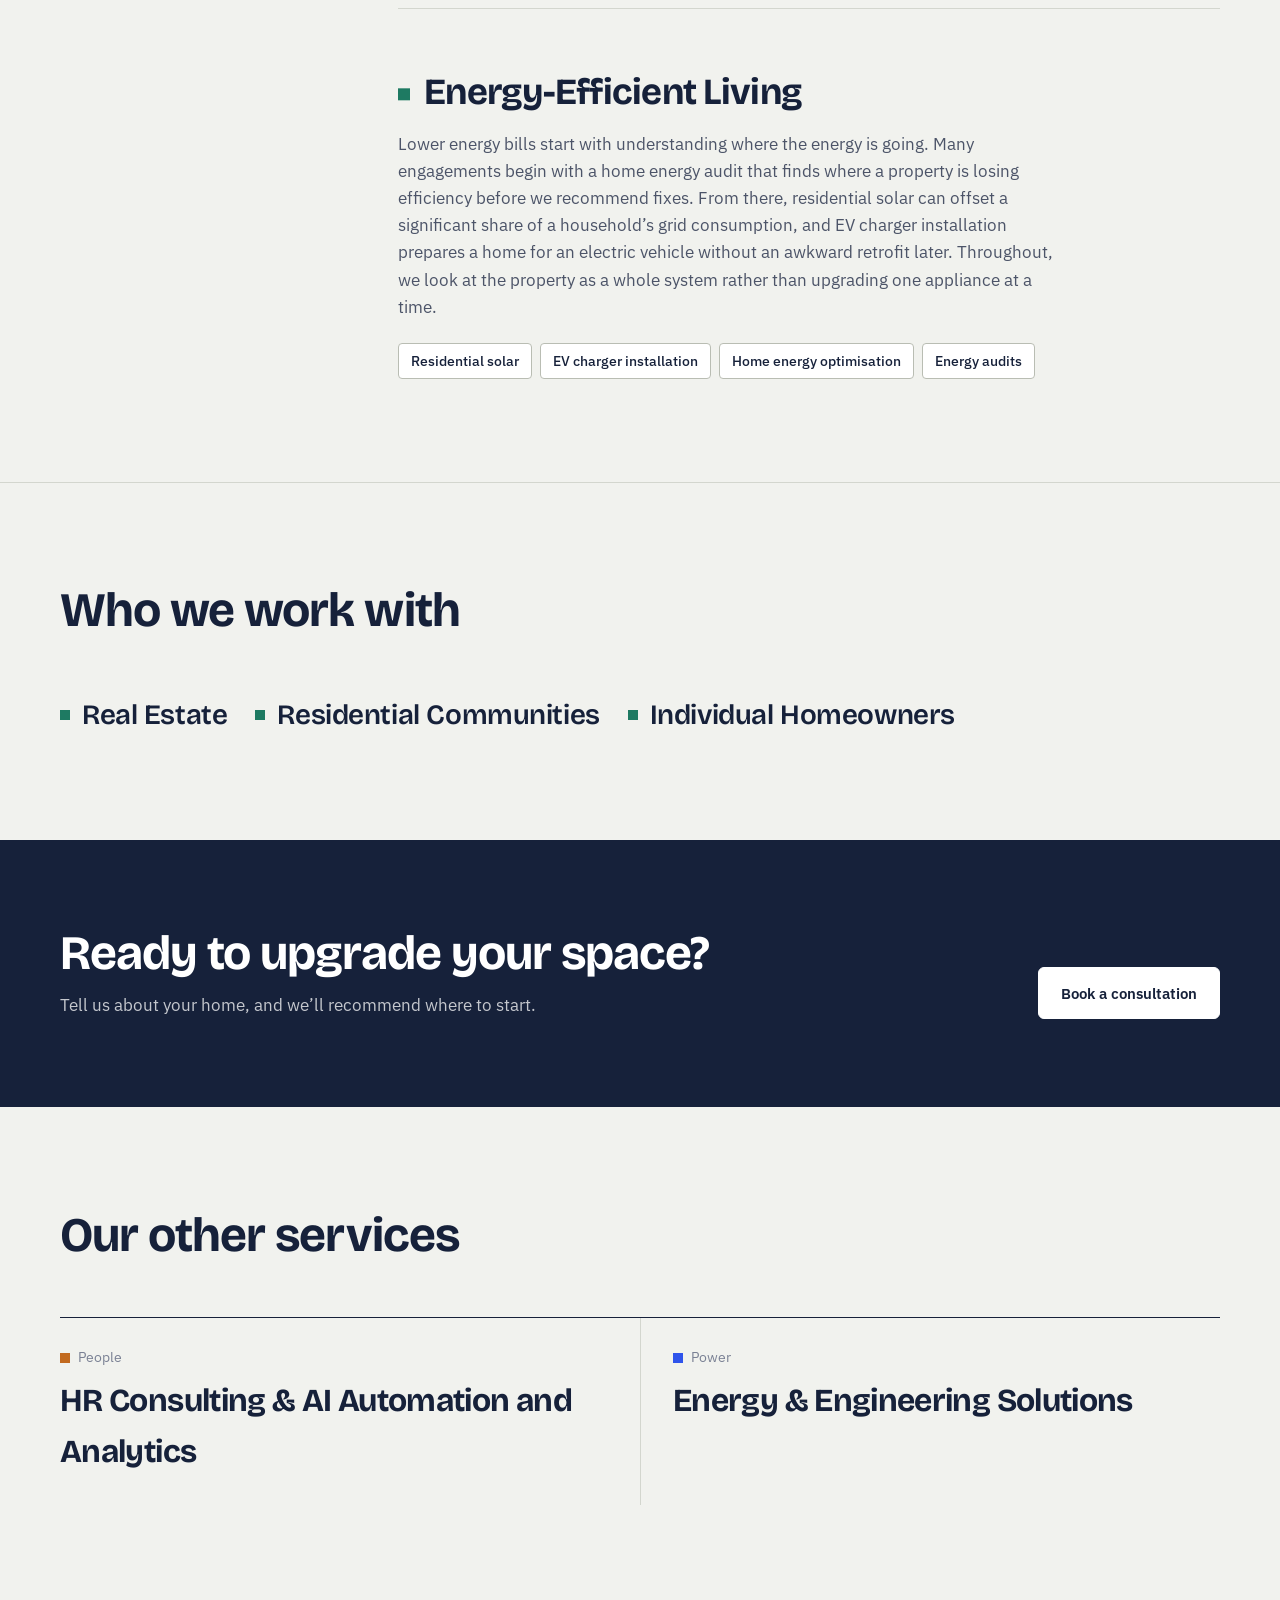
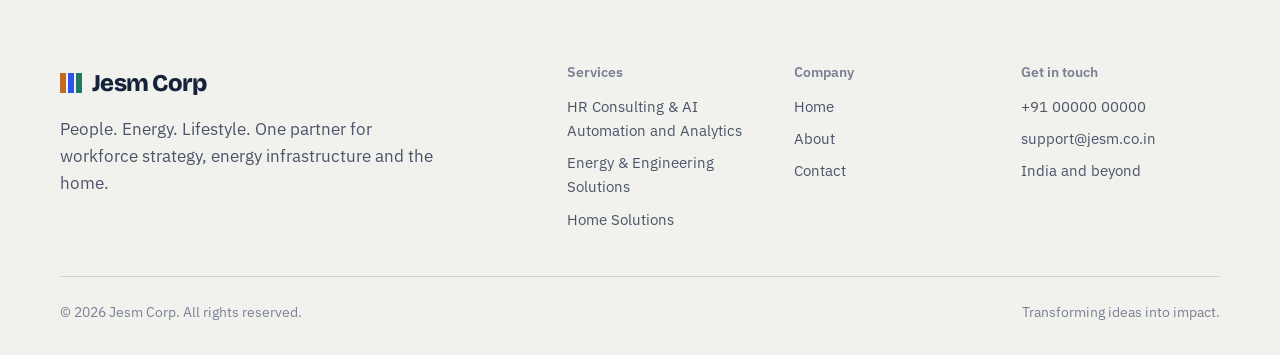
<file: home-solutions.html>
<!DOCTYPE html>
<html lang="en">
<head>
<meta charset="UTF-8">
<meta name="viewport" content="width=device-width, initial-scale=1, viewport-fit=cover">
<title>Home Solutions — Jesm Corp</title>
<meta name="description" content="We help homeowners improve comfort, efficiency and property value through design and technology, from interior transformations to smart home upgrades that make daily life easier.">
<meta name="theme-color" content="#F1F2EE">
<link rel="icon" href="data:image/svg+xml,<svg xmlns=%22http://www.w3.org/2000/svg%22 viewBox=%220 0 24 24%22><rect x=%223%22 y=%222%22 width=%225%22 height=%2220%22 fill=%22%23C26A1F%22/><rect x=%229.5%22 y=%222%22 width=%225%22 height=%2220%22 fill=%22%232F54EB%22/><rect x=%2216%22 y=%222%22 width=%225%22 height=%2220%22 fill=%22%231E7A62%22/></svg>">
<link rel="preconnect" href="https://fonts.googleapis.com">
<link rel="preconnect" href="https://fonts.gstatic.com" crossorigin>
<link href="https://fonts.googleapis.com/css2?family=Bricolage+Grotesque:opsz,wght@12..96,600;12..96,700;12..96,800&family=IBM+Plex+Sans:wght@400;500;600&display=swap" rel="stylesheet">
<link rel="stylesheet" href="styles.css">
</head>
<body>
<a class="skip" href="#main">Skip to content</a>
<header class="site-header">
  <div class="wrap nav-row">
    <a href="index.html" class="brand" aria-label="Jesm Corp home"><span class="brand-mark" aria-hidden="true"><i></i><i></i><i></i></span>Jesm Corp</a>
    <button class="menu-toggle" id="menuToggle" aria-label="Menu" aria-expanded="false" aria-controls="primaryNav">
      <svg viewBox="0 0 24 24" fill="none" stroke="currentColor" stroke-width="2"><path d="M3 6h18M3 12h18M3 18h18"/></svg>
    </button>
    <nav class="primary" id="primaryNav" aria-label="Main">
      <a href="index.html">Home</a>
      <a href="index.html#about">About Us</a>
      <a href="index.html#services">SBU <span class="nav-sub">(Strategic Business Unit)</span></a>
      <a href="index.html#contact">Contact Us</a>
      <a href="index.html#contact" class="btn btn-solid mobile-cta">Book a consultation</a>
    </nav>
    <a href="index.html#contact" class="btn btn-solid header-cta">Book a consultation</a>
  </div>
</header>
<main id="main" data-p="property">
  <div class="page-hero">
    <div class="wrap">
      <p class="crumbs"><a href="index.html#services">Services</a> / Home Solutions</p>
      <div class="page-hero-grid">
        <div>
          <div class="pillar-bar" aria-hidden="true"></div>
          <p class="sbu-tag"><abbr title="Strategic Business Unit">SBU</abbr> 3 · Jesm Corp</p>
          <h1>Home Solutions</h1>
          <p class="lede">We help homeowners improve comfort, efficiency and property value through design and technology, from interior transformations to smart home upgrades that make daily life easier.</p>
          <a href="index.html#contact" class="btn btn-solid">Book a consultation</a>
        </div>
        <img src="images/hero-home.jpg" alt="Modern interior design with smart home controls" width="1024" height="1024" fetchpriority="high">
      </div>
    </div>
  </div>

  <div class="section">
    <div class="wrap expertise">
      <nav class="toc" aria-label="On this page">
        <h2>Three ways we upgrade your home</h2>
        <a href="#interiors">Interior &amp; Modular Solutions</a><a href="#smart">Smart Home Solutions</a><a href="#efficiency">Energy-Efficient Living</a>
      </nav>
      <div>
        <section class="area" id="interiors">
          <h2><span class="sw" aria-hidden="true"></span>Interior &amp; Modular Solutions</h2>
          <p>The kitchen and storage spaces in a home carry most of its daily wear, so we design modular kitchens and custom wardrobes around how you actually use the space, not just how it looks on day one. False ceilings conceal wiring and lighting runs while adding depth to a room, and our space optimisation work makes the most of awkward layouts (box rooms, narrow hallways, low-light corners) rather than working around them. Where a home needs more than one room refreshed, we take on full interior renovations from design through to handover.</p>
          <ul class="chips" aria-label="Interior &amp; Modular Solutions services"><li>Modular kitchens</li><li>Custom wardrobes</li><li>False ceiling designs</li><li>Space optimisation</li><li>Interior renovations</li></ul>
        </section>
        <section class="area" id="smart">
          <h2><span class="sw" aria-hidden="true"></span>Smart Home Solutions</h2>
          <p>A smart home should make daily life simpler, not add another set of apps to manage. We install home automation that brings lighting, climate and appliances onto one reliable control point, alongside smart security built around CCTV and video door phones, so you always know who’s at the door, whether you’re home or away. IoT-based controls tie these systems together, letting you monitor and adjust your home remotely instead of juggling separate gadgets.</p>
          <ul class="chips" aria-label="Smart Home Solutions services"><li>Home automation systems</li><li>Smart security solutions</li><li>CCTV installation</li><li>Video door phones</li><li>IoT-based home controls</li></ul>
        </section>
        <section class="area" id="efficiency">
          <h2><span class="sw" aria-hidden="true"></span>Energy-Efficient Living</h2>
          <p>Lower energy bills start with understanding where the energy is going. Many engagements begin with a home energy audit that finds where a property is losing efficiency before we recommend fixes. From there, residential solar can offset a significant share of a household’s grid consumption, and EV charger installation prepares a home for an electric vehicle without an awkward retrofit later. Throughout, we look at the property as a whole system rather than upgrading one appliance at a time.</p>
          <ul class="chips" aria-label="Energy-Efficient Living services"><li>Residential solar</li><li>EV charger installation</li><li>Home energy optimisation</li><li>Energy audits</li></ul>
        </section>
      </div>
    </div>
  </div>

  <section class="section">
    <div class="wrap">
      <div class="section-head"><h2>Who we work with</h2></div>
      <ul class="served"><li><span class="sw" aria-hidden="true"></span>Real Estate</li><li><span class="sw" aria-hidden="true"></span>Residential Communities</li><li><span class="sw" aria-hidden="true"></span>Individual Homeowners</li></ul>
    </div>
  </section>

  <section class="cta-band">
    <div class="wrap">
      <div><h2>Ready to upgrade your space?</h2><p>Tell us about your home, and we’ll recommend where to start.</p></div>
      <a href="index.html#contact" class="btn btn-light">Book a consultation</a>
    </div>
  </section>

  <section class="section">
    <div class="wrap">
      <div class="section-head"><h2>Our other services</h2></div>
      <div class="other"><a href="hr-consulting-ai-analytics.html" data-p="people"><small><span class="sw" aria-hidden="true"></span>People</small><b>HR Consulting &amp; AI Automation and Analytics</b></a><a href="energy-engineering-solutions.html" data-p="power"><small><span class="sw" aria-hidden="true"></span>Power</small><b>Energy &amp; Engineering Solutions</b></a></div>
    </div>
  </section>
</main>
<footer class="site-footer">
  <div class="wrap">
    <div class="footer-top">
      <div>
        <a href="index.html" class="brand"><span class="brand-mark" aria-hidden="true"><i></i><i></i><i></i></span>Jesm Corp</a>
        <p>People. Energy. Lifestyle. One partner for workforce strategy, energy infrastructure and the home.</p>
      </div>
      <div class="footer-cols">
        <div>
          <h2>Services</h2>
          <a href="hr-consulting-ai-analytics.html">HR Consulting &amp; AI Automation and Analytics</a>
          <a href="energy-engineering-solutions.html">Energy &amp; Engineering Solutions</a>
          <a href="home-solutions.html">Home Solutions</a>
        </div>
        <div>
          <h2>Company</h2>
          <a href="index.html">Home</a>
          <a href="index.html#about">About</a>
          <a href="index.html#contact">Contact</a>
        </div>
        <div>
          <h2>Get in touch</h2>
          <a href="tel:+910000000000">+91 00000 00000</a>
          <a href="mailto:support@jesm.co.in">support@jesm.co.in</a>
          <p>India and beyond</p>
        </div>
      </div>
    </div>
    <div class="footer-bottom">
      <span>© 2026 Jesm Corp. All rights reserved.</span>
      <span>Transforming ideas into impact.</span>
    </div>
  </div>
</footer>
<script src="script.js"></script>
</body>
</html>
</file>
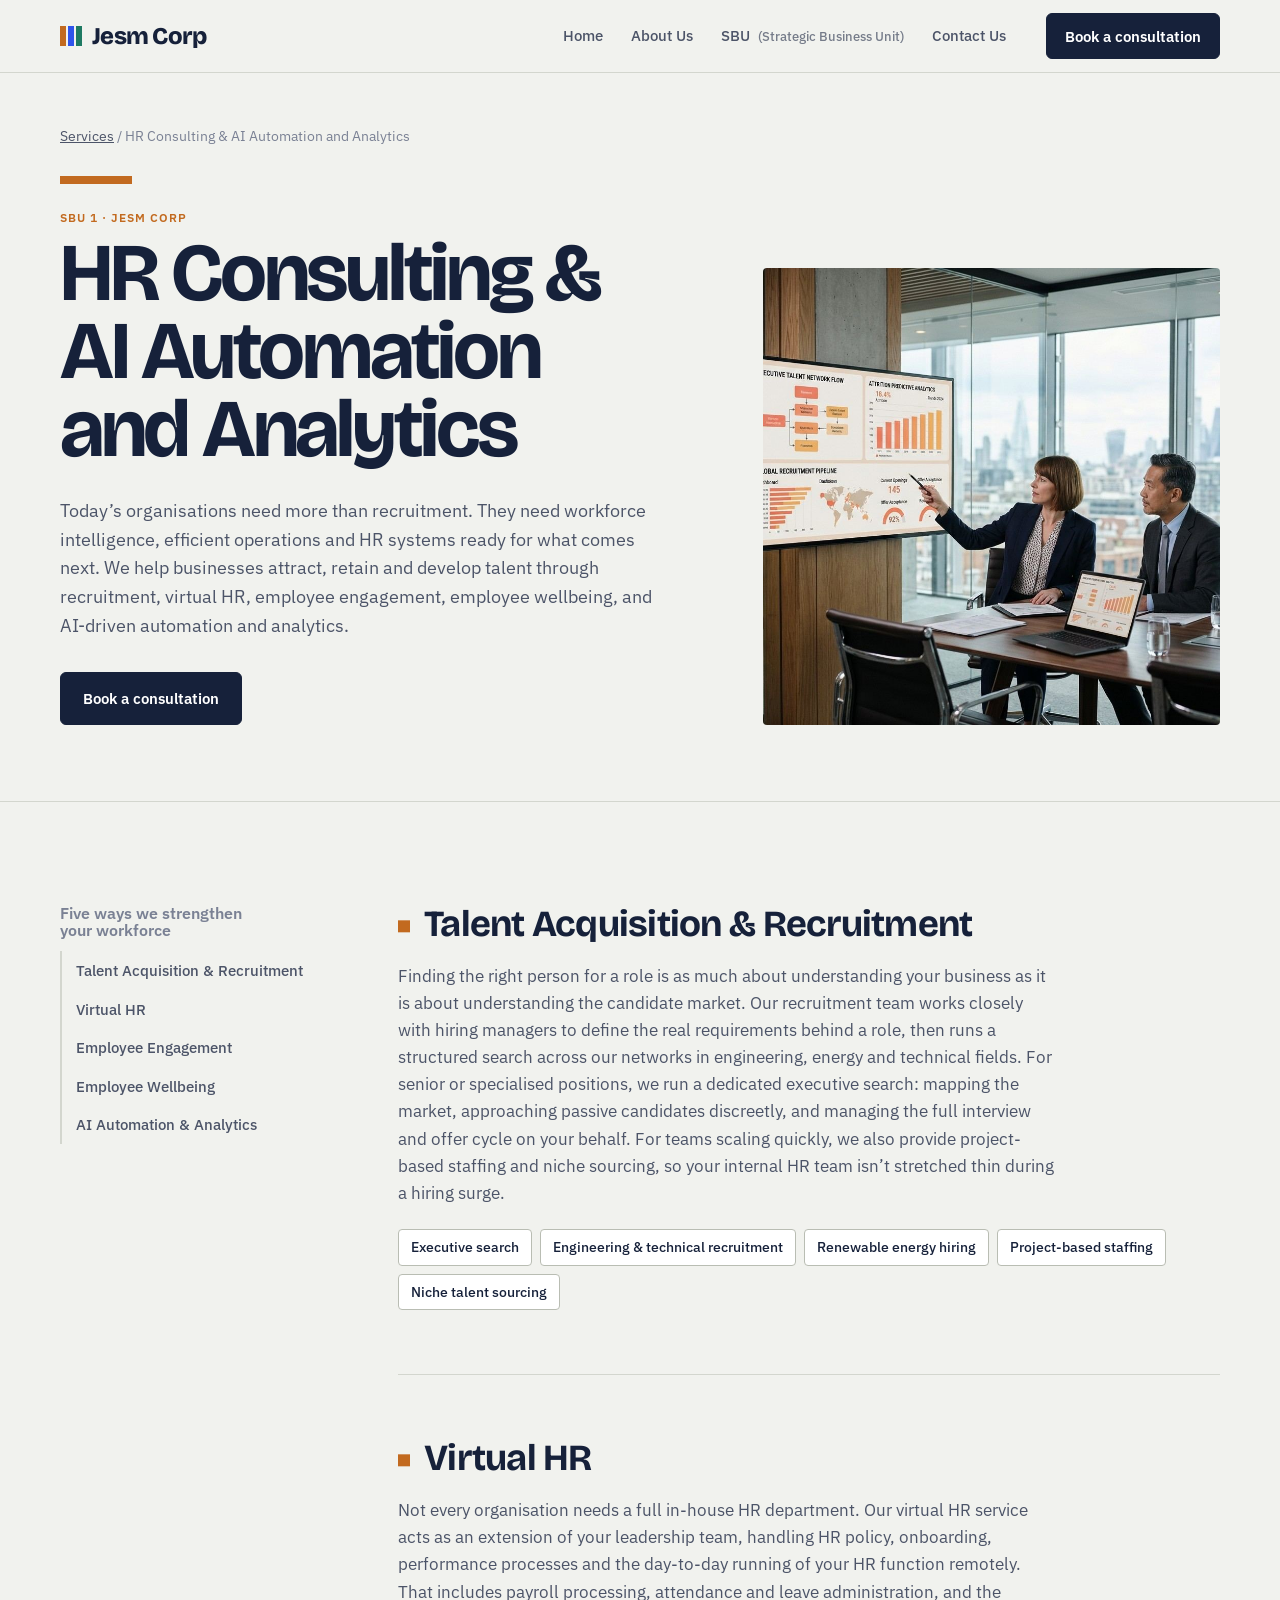
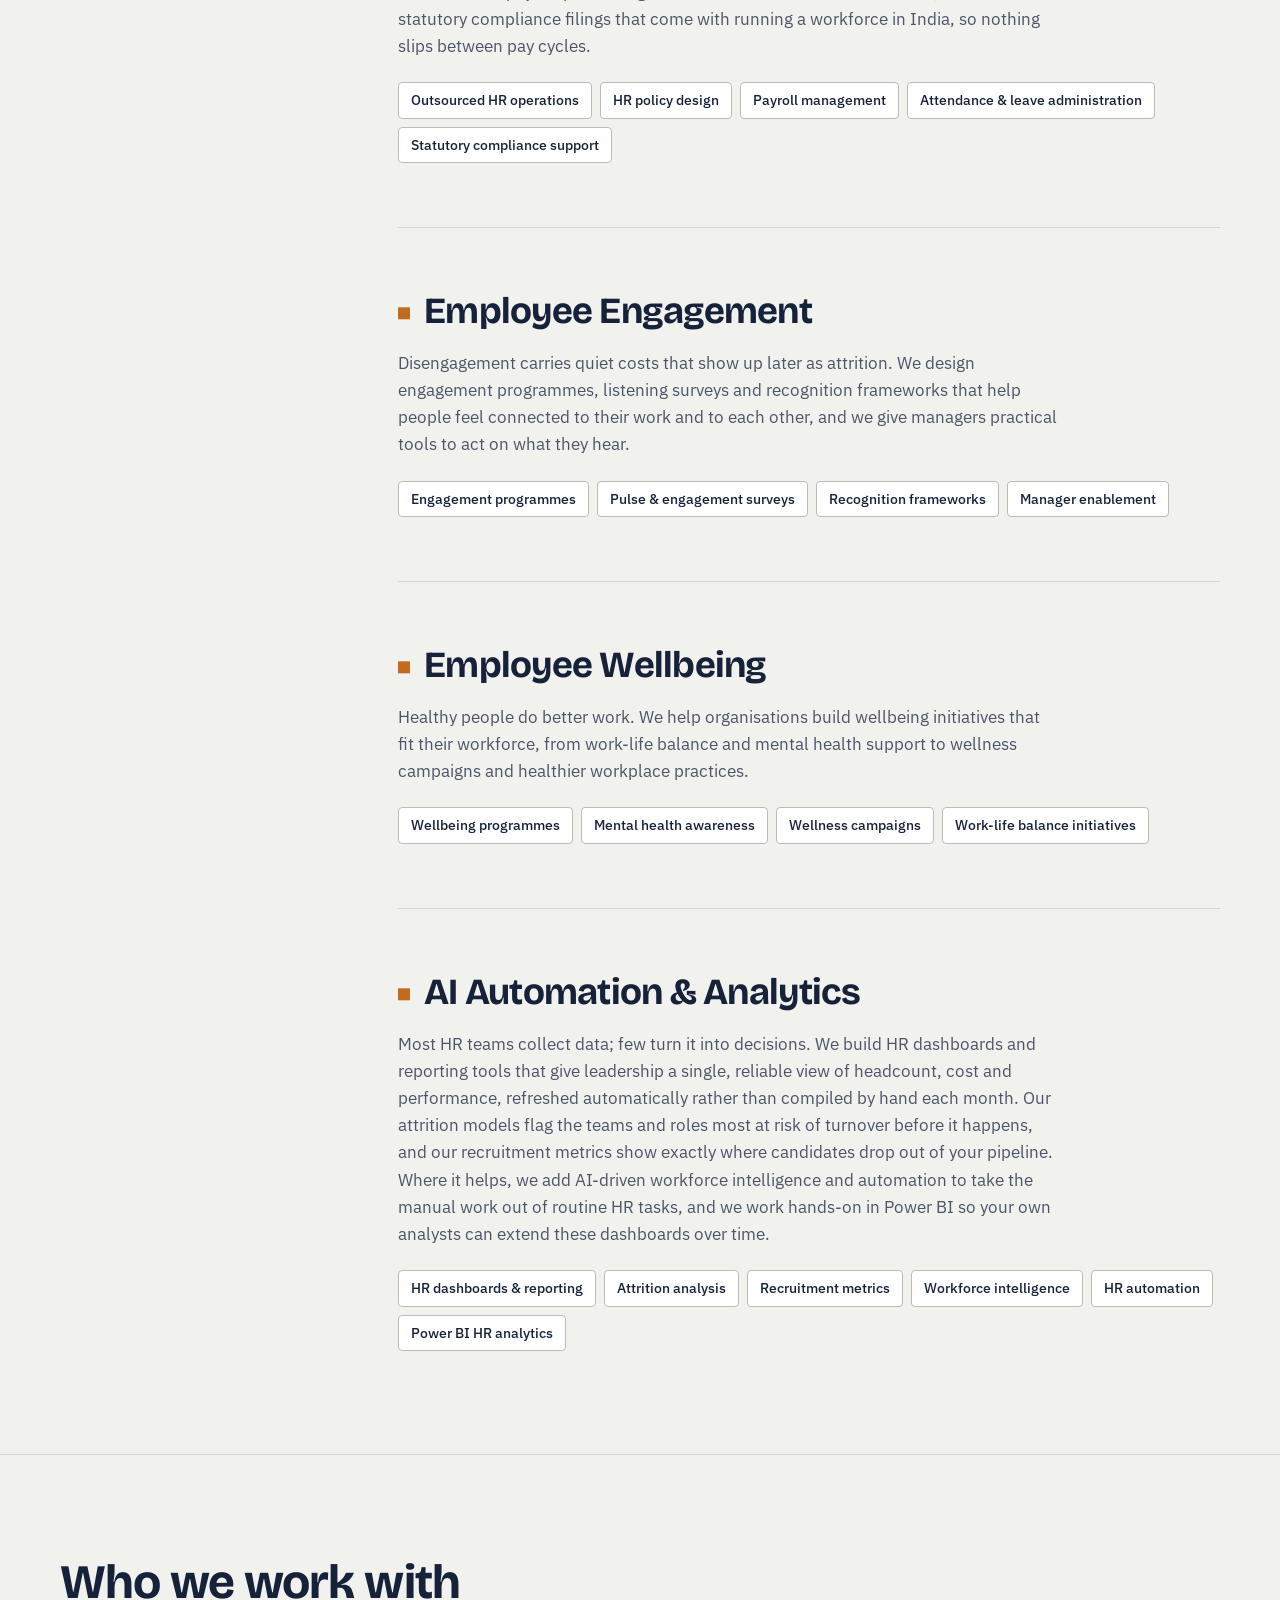
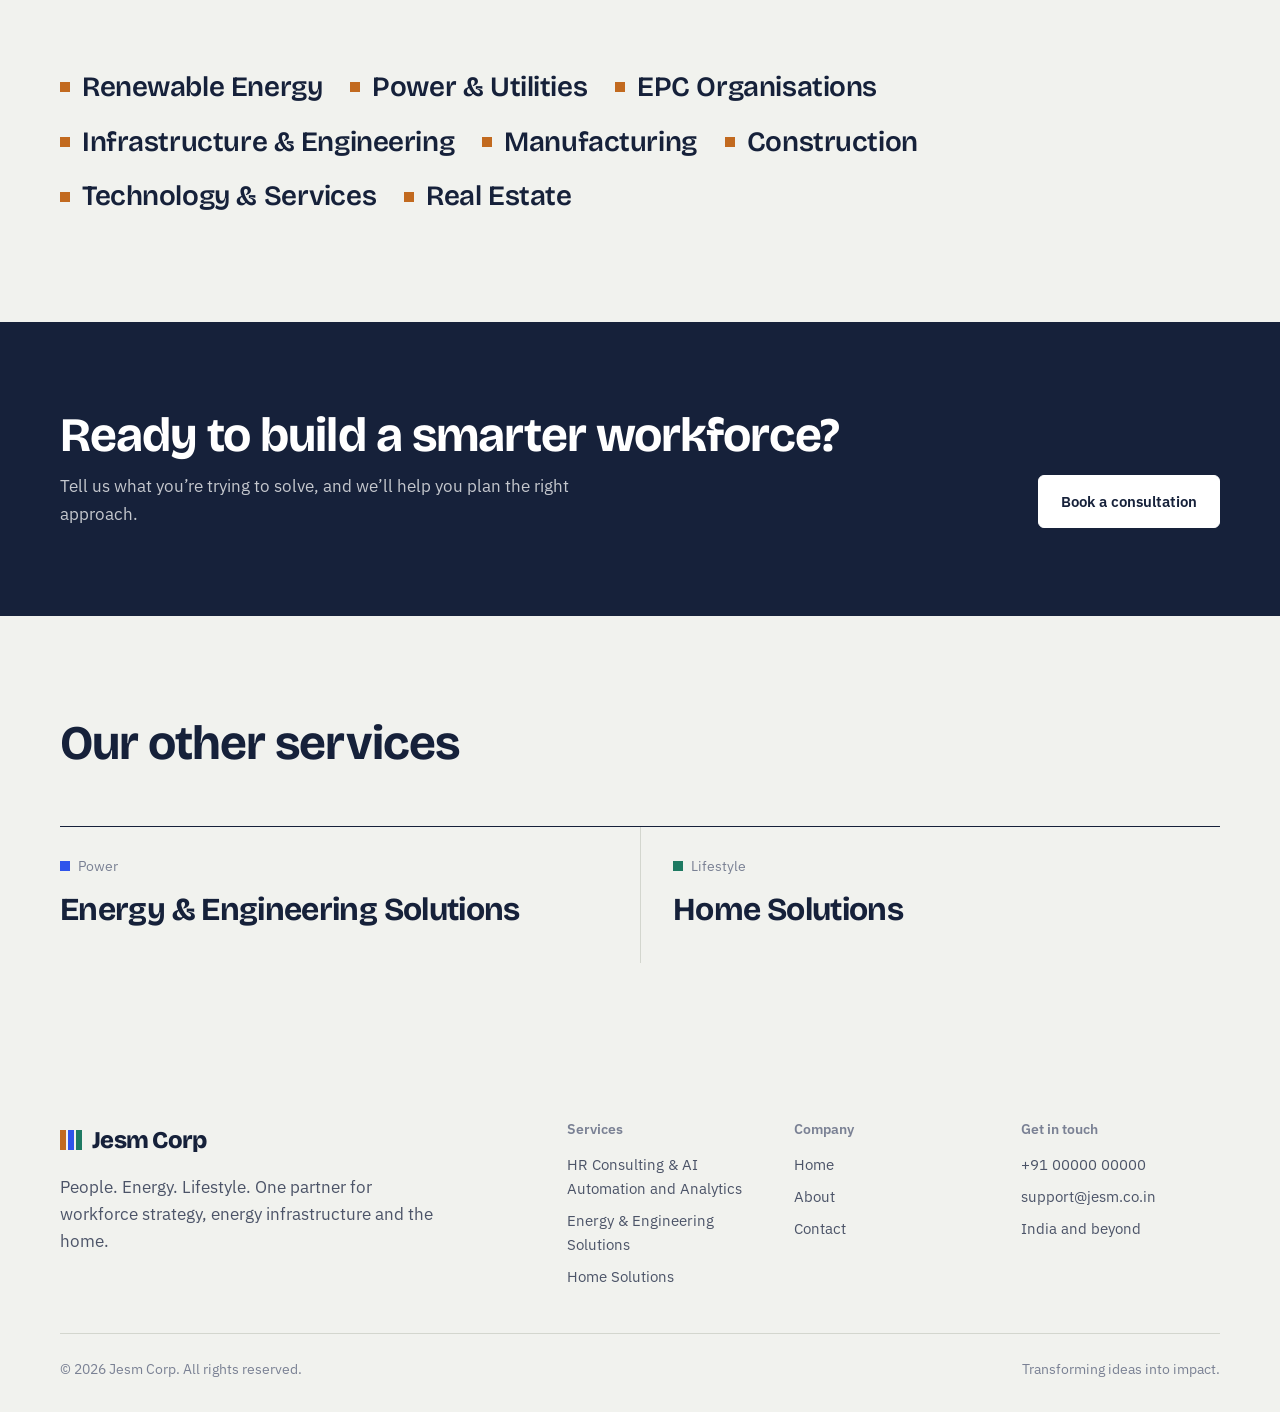
<file: hr-consulting-ai-analytics.html>
<!DOCTYPE html>
<html lang="en">
<head>
<meta charset="UTF-8">
<meta name="viewport" content="width=device-width, initial-scale=1, viewport-fit=cover">
<title>HR Consulting &amp; AI Automation and Analytics — Jesm Corp</title>
<meta name="description" content="Today’s organisations need more than recruitment. They need workforce intelligence, efficient operations and HR systems ready for what comes next. We help businesses attract, retain and develop talent through recruitment, virtual HR, employee engagement, employee wellbeing, and AI-driven automation and analytics.">
<meta name="theme-color" content="#F1F2EE">
<link rel="icon" href="data:image/svg+xml,<svg xmlns=%22http://www.w3.org/2000/svg%22 viewBox=%220 0 24 24%22><rect x=%223%22 y=%222%22 width=%225%22 height=%2220%22 fill=%22%23C26A1F%22/><rect x=%229.5%22 y=%222%22 width=%225%22 height=%2220%22 fill=%22%232F54EB%22/><rect x=%2216%22 y=%222%22 width=%225%22 height=%2220%22 fill=%22%231E7A62%22/></svg>">
<link rel="preconnect" href="https://fonts.googleapis.com">
<link rel="preconnect" href="https://fonts.gstatic.com" crossorigin>
<link href="https://fonts.googleapis.com/css2?family=Bricolage+Grotesque:opsz,wght@12..96,600;12..96,700;12..96,800&family=IBM+Plex+Sans:wght@400;500;600&display=swap" rel="stylesheet">
<link rel="stylesheet" href="styles.css">
</head>
<body>
<a class="skip" href="#main">Skip to content</a>
<header class="site-header">
  <div class="wrap nav-row">
    <a href="index.html" class="brand" aria-label="Jesm Corp home"><span class="brand-mark" aria-hidden="true"><i></i><i></i><i></i></span>Jesm Corp</a>
    <button class="menu-toggle" id="menuToggle" aria-label="Menu" aria-expanded="false" aria-controls="primaryNav">
      <svg viewBox="0 0 24 24" fill="none" stroke="currentColor" stroke-width="2"><path d="M3 6h18M3 12h18M3 18h18"/></svg>
    </button>
    <nav class="primary" id="primaryNav" aria-label="Main">
      <a href="index.html">Home</a>
      <a href="index.html#about">About Us</a>
      <a href="index.html#services">SBU <span class="nav-sub">(Strategic Business Unit)</span></a>
      <a href="index.html#contact">Contact Us</a>
      <a href="index.html#contact" class="btn btn-solid mobile-cta">Book a consultation</a>
    </nav>
    <a href="index.html#contact" class="btn btn-solid header-cta">Book a consultation</a>
  </div>
</header>
<main id="main" data-p="people">
  <div class="page-hero">
    <div class="wrap">
      <p class="crumbs"><a href="index.html#services">Services</a> / HR Consulting &amp; AI Automation and Analytics</p>
      <div class="page-hero-grid">
        <div>
          <div class="pillar-bar" aria-hidden="true"></div>
          <p class="sbu-tag"><abbr title="Strategic Business Unit">SBU</abbr> 1 · Jesm Corp</p>
          <h1>HR Consulting &amp; AI Automation and Analytics</h1>
          <p class="lede">Today’s organisations need more than recruitment. They need workforce intelligence, efficient operations and HR systems ready for what comes next. We help businesses attract, retain and develop talent through recruitment, virtual HR, employee engagement, employee wellbeing, and AI-driven automation and analytics.</p>
          <a href="index.html#contact" class="btn btn-solid">Book a consultation</a>
        </div>
        <img src="images/hero-hr.jpg" alt="HR consulting, executive talent search and AI workforce analytics" width="1024" height="1024" fetchpriority="high">
      </div>
    </div>
  </div>

  <div class="section">
    <div class="wrap expertise">
      <nav class="toc" aria-label="On this page">
        <h2>Five ways we strengthen your workforce</h2>
        <a href="#talent">Talent Acquisition &amp; Recruitment</a><a href="#virtual-hr">Virtual HR</a><a href="#engagement">Employee Engagement</a><a href="#wellbeing">Employee Wellbeing</a><a href="#analytics">AI Automation &amp; Analytics</a>
      </nav>
      <div>
        <section class="area" id="talent">
          <h2><span class="sw" aria-hidden="true"></span>Talent Acquisition &amp; Recruitment</h2>
          <p>Finding the right person for a role is as much about understanding your business as it is about understanding the candidate market. Our recruitment team works closely with hiring managers to define the real requirements behind a role, then runs a structured search across our networks in engineering, energy and technical fields. For senior or specialised positions, we run a dedicated executive search: mapping the market, approaching passive candidates discreetly, and managing the full interview and offer cycle on your behalf. For teams scaling quickly, we also provide project-based staffing and niche sourcing, so your internal HR team isn’t stretched thin during a hiring surge.</p>
          <ul class="chips" aria-label="Talent Acquisition &amp; Recruitment services"><li>Executive search</li><li>Engineering &amp; technical recruitment</li><li>Renewable energy hiring</li><li>Project-based staffing</li><li>Niche talent sourcing</li></ul>
        </section>
        <section class="area" id="virtual-hr">
          <h2><span class="sw" aria-hidden="true"></span>Virtual HR</h2>
          <p>Not every organisation needs a full in-house HR department. Our virtual HR service acts as an extension of your leadership team, handling HR policy, onboarding, performance processes and the day-to-day running of your HR function remotely. That includes payroll processing, attendance and leave administration, and the statutory compliance filings that come with running a workforce in India, so nothing slips between pay cycles.</p>
          <ul class="chips" aria-label="Virtual HR services"><li>Outsourced HR operations</li><li>HR policy design</li><li>Payroll management</li><li>Attendance &amp; leave administration</li><li>Statutory compliance support</li></ul>
        </section>
        <section class="area" id="engagement">
          <h2><span class="sw" aria-hidden="true"></span>Employee Engagement</h2>
          <p>Disengagement carries quiet costs that show up later as attrition. We design engagement programmes, listening surveys and recognition frameworks that help people feel connected to their work and to each other, and we give managers practical tools to act on what they hear.</p>
          <ul class="chips" aria-label="Employee Engagement services"><li>Engagement programmes</li><li>Pulse &amp; engagement surveys</li><li>Recognition frameworks</li><li>Manager enablement</li></ul>
        </section>
        <section class="area" id="wellbeing">
          <h2><span class="sw" aria-hidden="true"></span>Employee Wellbeing</h2>
          <p>Healthy people do better work. We help organisations build wellbeing initiatives that fit their workforce, from work-life balance and mental health support to wellness campaigns and healthier workplace practices.</p>
          <ul class="chips" aria-label="Employee Wellbeing services"><li>Wellbeing programmes</li><li>Mental health awareness</li><li>Wellness campaigns</li><li>Work-life balance initiatives</li></ul>
        </section>
        <section class="area" id="analytics">
          <h2><span class="sw" aria-hidden="true"></span>AI Automation &amp; Analytics</h2>
          <p>Most HR teams collect data; few turn it into decisions. We build HR dashboards and reporting tools that give leadership a single, reliable view of headcount, cost and performance, refreshed automatically rather than compiled by hand each month. Our attrition models flag the teams and roles most at risk of turnover before it happens, and our recruitment metrics show exactly where candidates drop out of your pipeline. Where it helps, we add AI-driven workforce intelligence and automation to take the manual work out of routine HR tasks, and we work hands-on in Power BI so your own analysts can extend these dashboards over time.</p>
          <ul class="chips" aria-label="AI Automation &amp; Analytics services"><li>HR dashboards &amp; reporting</li><li>Attrition analysis</li><li>Recruitment metrics</li><li>Workforce intelligence</li><li>HR automation</li><li>Power BI HR analytics</li></ul>
        </section>
      </div>
    </div>
  </div>

  <section class="section">
    <div class="wrap">
      <div class="section-head"><h2>Who we work with</h2></div>
      <ul class="served"><li><span class="sw" aria-hidden="true"></span>Renewable Energy</li><li><span class="sw" aria-hidden="true"></span>Power &amp; Utilities</li><li><span class="sw" aria-hidden="true"></span>EPC Organisations</li><li><span class="sw" aria-hidden="true"></span>Infrastructure &amp; Engineering</li><li><span class="sw" aria-hidden="true"></span>Manufacturing</li><li><span class="sw" aria-hidden="true"></span>Construction</li><li><span class="sw" aria-hidden="true"></span>Technology &amp; Services</li><li><span class="sw" aria-hidden="true"></span>Real Estate</li></ul>
    </div>
  </section>

  <section class="cta-band">
    <div class="wrap">
      <div><h2>Ready to build a smarter workforce?</h2><p>Tell us what you’re trying to solve, and we’ll help you plan the right approach.</p></div>
      <a href="index.html#contact" class="btn btn-light">Book a consultation</a>
    </div>
  </section>

  <section class="section">
    <div class="wrap">
      <div class="section-head"><h2>Our other services</h2></div>
      <div class="other"><a href="energy-engineering-solutions.html" data-p="power"><small><span class="sw" aria-hidden="true"></span>Power</small><b>Energy &amp; Engineering Solutions</b></a><a href="home-solutions.html" data-p="property"><small><span class="sw" aria-hidden="true"></span>Lifestyle</small><b>Home Solutions</b></a></div>
    </div>
  </section>
</main>
<footer class="site-footer">
  <div class="wrap">
    <div class="footer-top">
      <div>
        <a href="index.html" class="brand"><span class="brand-mark" aria-hidden="true"><i></i><i></i><i></i></span>Jesm Corp</a>
        <p>People. Energy. Lifestyle. One partner for workforce strategy, energy infrastructure and the home.</p>
      </div>
      <div class="footer-cols">
        <div>
          <h2>Services</h2>
          <a href="hr-consulting-ai-analytics.html">HR Consulting &amp; AI Automation and Analytics</a>
          <a href="energy-engineering-solutions.html">Energy &amp; Engineering Solutions</a>
          <a href="home-solutions.html">Home Solutions</a>
        </div>
        <div>
          <h2>Company</h2>
          <a href="index.html">Home</a>
          <a href="index.html#about">About</a>
          <a href="index.html#contact">Contact</a>
        </div>
        <div>
          <h2>Get in touch</h2>
          <a href="tel:+910000000000">+91 00000 00000</a>
          <a href="mailto:support@jesm.co.in">support@jesm.co.in</a>
          <p>India and beyond</p>
        </div>
      </div>
    </div>
    <div class="footer-bottom">
      <span>© 2026 Jesm Corp. All rights reserved.</span>
      <span>Transforming ideas into impact.</span>
    </div>
  </div>
</footer>
<script src="script.js"></script>
</body>
</html>
</file>
<file: styles.css>
/* Jesm Corp — site styles
   Palette: cool paper + deep indigo ink, one colour per pillar used only as an identifier.
   Type: Bricolage Grotesque (display) + IBM Plex Sans (text). */

:root{
  --paper:#F1F2EE;
  --surface:#FFFFFF;
  --ink:#16213A;
  --ink-2:#4C5468;
  --ink-3:#7A8194;
  --line:#D3D6CE;
  --line-2:#B9BDB3;

  --people:#C26A1F;    /* HR Consulting & AI Analytics */
  --power:#2F54EB;     /* Energy & Engineering Solutions */
  --property:#1E7A62;  /* Home Solutions */

  --display:'Bricolage Grotesque','Avenir Next Condensed','Arial Narrow',system-ui,sans-serif;
  --text:'IBM Plex Sans','Segoe UI',system-ui,-apple-system,sans-serif;

  --wrap:1240px;
  --gutter:clamp(20px,4vw,40px);
  --header-h:72px;
  color-scheme:light;
}

*,*::before,*::after{box-sizing:border-box;}
html{scroll-padding-top:calc(var(--header-h) + 16px);-webkit-text-size-adjust:100%;}
body{
  margin:0;
  background:var(--paper);
  color:var(--ink);
  font-family:var(--text);
  font-size:17px;
  line-height:1.6;
  -webkit-font-smoothing:antialiased;
}
h1,h2,h3,h4{font-family:var(--display);font-weight:700;margin:0;line-height:1.08;letter-spacing:-0.02em;text-wrap:balance;}
h2{font-size:clamp(2rem,4vw,3rem);}
h3{font-size:1.45rem;letter-spacing:-0.01em;}
p{margin:0;}
a{color:inherit;}
ul{margin:0;padding:0;list-style:none;}
img{max-width:100%;height:auto;display:block;}
button,input,select,textarea{font:inherit;color:inherit;}
:focus-visible{outline:2px solid var(--power);outline-offset:3px;border-radius:2px;}

.wrap{max-width:var(--wrap);margin:0 auto;padding:0 var(--gutter);}
.skip{position:absolute;left:-999px;top:8px;background:var(--ink);color:#fff;padding:8px 14px;z-index:100;}
.skip:focus{left:8px;}

/* ---------- Buttons & links ---------- */
.btn{
  display:inline-flex;align-items:center;justify-content:center;gap:8px;
  padding:13px 22px;border-radius:6px;border:1.5px solid var(--ink);
  font-weight:600;font-size:.95rem;text-decoration:none;white-space:nowrap;cursor:pointer;
  transition:background .15s ease,color .15s ease;
}
.btn-solid{background:var(--ink);color:#fff;}
.btn-solid:hover{background:#0B1326;}
.btn-line{background:transparent;color:var(--ink);}
.btn-line:hover{background:var(--ink);color:#fff;}
.btn-light{background:#fff;color:var(--ink);border-color:#fff;}
.btn-light:hover{background:var(--paper);}
.text-link{font-weight:600;text-decoration:underline;text-decoration-thickness:1.5px;text-underline-offset:4px;}
.text-link:hover{text-decoration-thickness:3px;}

/* Pillar swatch: a small square in the pillar's colour */
.sw{display:inline-block;width:10px;height:10px;flex:none;background:var(--c,var(--ink));}
[data-p="people"]{--c:var(--people);}
[data-p="power"]{--c:var(--power);}
[data-p="property"]{--c:var(--property);}

/* ---------- Header ---------- */
.site-header{
  position:sticky;top:0;z-index:50;
  background:rgba(241,242,238,.92);
  backdrop-filter:blur(10px);-webkit-backdrop-filter:blur(10px);
  border-bottom:1px solid var(--line);
  padding-top:env(safe-area-inset-top,0px);
}
.nav-row{display:flex;align-items:center;gap:28px;height:var(--header-h);}
.brand{display:flex;align-items:center;gap:10px;font-family:var(--display);font-weight:800;font-size:1.5rem;letter-spacing:-0.03em;text-decoration:none;flex:none;}
.brand-mark{display:grid;grid-template-columns:repeat(3,6px);gap:2px;height:20px;}
.brand-mark i{display:block;}
.brand-mark i:nth-child(1){background:var(--people);}
.brand-mark i:nth-child(2){background:var(--power);}
.brand-mark i:nth-child(3){background:var(--property);}
.primary{display:flex;align-items:center;gap:4px;margin-left:auto;}
.primary a{
  display:flex;align-items:center;gap:8px;padding:8px 12px;border-radius:6px;
  font-size:.93rem;font-weight:500;color:var(--ink-2);text-decoration:none;white-space:nowrap;
}
.primary a:hover{color:var(--ink);background:rgba(22,33,58,.06);}
.primary a[aria-current="page"]{color:var(--ink);font-weight:600;}
.primary a[aria-current="page"] .sw{outline:2px solid var(--c);outline-offset:2px;}
.primary .sw{width:8px;height:8px;}
.header-cta{flex:none;padding:10px 18px;}
.menu-toggle{display:none;margin-left:auto;width:44px;height:44px;border:1.5px solid var(--ink);border-radius:6px;background:transparent;cursor:pointer;align-items:center;justify-content:center;}
.menu-toggle svg{width:18px;height:18px;}

@media (max-width:1040px){
  .menu-toggle{display:flex;}
  .header-cta{display:none;}
  .primary{
    display:none;position:absolute;left:0;right:0;top:100%;
    flex-direction:column;align-items:stretch;gap:0;margin:0;
    background:var(--paper);border-bottom:1px solid var(--line);padding:8px var(--gutter) 20px;
  }
  .primary.open{display:flex;}
  .primary a{padding:14px 4px;border-bottom:1px solid var(--line);border-radius:0;font-size:1rem;}
  .primary .mobile-cta{display:flex;margin-top:16px;border:none;}
}
@media (min-width:1041px){ .primary .mobile-cta{display:none;} }

/* ---------- Home hero: the three words are the navigation ---------- */
.hero{padding:clamp(40px,6vw,72px) 0 clamp(56px,7vw,96px);border-bottom:1px solid var(--line);}
.hero-grid{display:grid;grid-template-columns:minmax(0,8fr) minmax(0,4fr);gap:clamp(28px,4vw,56px);align-items:stretch;}
.hero-intro{max-width:46ch;font-family:var(--text);font-weight:400;letter-spacing:0;line-height:1.5;font-size:1.12rem;color:var(--ink-2);margin-bottom:28px;}
.hero-intro strong{color:var(--ink);font-weight:600;}
.words{border-top:1.5px solid var(--ink);}
.word{
  display:grid;grid-template-columns:auto 1fr;align-items:end;gap:12px 28px;
  padding:14px 0 16px;border-bottom:1.5px solid var(--ink);text-decoration:none;
}
.word-w{
  font-family:var(--display);font-weight:800;
  font-size:clamp(3.2rem,7.4vw,6.2rem);line-height:.9;letter-spacing:-0.045em;
  transition:color .25s ease,transform .35s cubic-bezier(.2,.8,.2,1);
}
.word-meta{display:flex;flex-direction:column;gap:3px;padding-bottom:.7em;font-size:.92rem;color:var(--ink-2);min-width:0;max-width:30ch;justify-self:end;text-align:right;}
.word-meta b{display:flex;align-items:center;justify-content:flex-end;gap:8px;color:var(--ink);font-weight:600;font-size:1rem;}
.word:hover .word-w,.word:focus-visible .word-w,.word.is-active .word-w{color:var(--c);transform:translateX(.12em);}
.word:focus-visible{outline-offset:-2px;}
.hero-actions{display:flex;flex-wrap:wrap;gap:12px;margin-top:32px;}

.hero-frame{position:relative;min-height:420px;background:var(--ink);overflow:hidden;border-radius:4px;}
.hero-frame img{position:absolute;inset:0;width:100%;height:100%;object-fit:cover;opacity:0;transition:opacity .45s ease;}
.hero-frame img.is-on{opacity:1;}
.hero-caption{
  position:absolute;left:0;right:0;bottom:0;padding:16px 18px;
  background:linear-gradient(transparent,rgba(10,16,32,.78));color:#fff;font-size:.88rem;
  display:flex;align-items:center;gap:10px;
}
.hero-caption .sw{background:var(--c,#fff);}

@media (max-width:900px){
  .hero-grid{grid-template-columns:1fr;}
  .hero-frame{min-height:0;aspect-ratio:16/10;order:-1;}
  .word{grid-template-columns:1fr;gap:6px;}
  .word-meta{justify-self:start;text-align:left;padding-bottom:0;}
  .word-meta b{justify-content:flex-start;}
}

/* ---------- Sections ---------- */
.section{padding:clamp(64px,8vw,112px) 0;}
.section + .section{border-top:1px solid var(--line);}
.section-head{display:grid;grid-template-columns:minmax(0,5fr) minmax(0,7fr);gap:24px 56px;align-items:end;margin-bottom:clamp(36px,5vw,56px);}
.section-head p{color:var(--ink-2);max-width:56ch;}
@media (max-width:820px){ .section-head{grid-template-columns:1fr;} }

/* About */
.about{display:grid;grid-template-columns:minmax(0,6fr) minmax(0,5fr);gap:clamp(32px,5vw,72px);align-items:center;}
.about h2{margin-bottom:24px;}
.about-body{display:flex;flex-direction:column;gap:16px;color:var(--ink-2);max-width:58ch;}
.about-body p:first-child{color:var(--ink);font-size:1.15rem;}
.about img{width:100%;aspect-ratio:4/3;object-fit:cover;border-radius:4px;}
@media (max-width:820px){ .about{grid-template-columns:1fr;} }

/* Services overview: three columns, each with its four areas of work */
.pillars{display:grid;grid-template-columns:repeat(3,minmax(0,1fr));grid-template-rows:repeat(7,auto);border-top:1.5px solid var(--ink);}
.pillar{padding:28px 28px 8px;border-left:1px solid var(--line);display:grid;grid-template-rows:subgrid;grid-row:span 7;align-content:start;}
.pillar:first-child{border-left:none;padding-left:0;}
.pillar:last-child{padding-right:0;}
.pillar-bar{height:6px;width:48px;background:var(--c);margin-bottom:22px;}
.pillar img{width:100%;aspect-ratio:4/3;object-fit:cover;border-radius:4px;margin-bottom:22px;}
.sbu-tag{font-size:.78rem;font-weight:600;letter-spacing:.08em;text-transform:uppercase;color:var(--c);margin:0 0 8px;}
.sbu-tag abbr{text-decoration:none;}
.pillar h3{margin-bottom:10px;}
.pillar h3 a{text-decoration:none;}
.pillar h3 a:hover{text-decoration:underline;text-decoration-thickness:2px;text-underline-offset:4px;}
.pillar > p{color:var(--ink-2);margin-bottom:20px;}
.areas{border-top:1px solid var(--line);margin-bottom:24px;}
.areas a{display:flex;justify-content:space-between;align-items:center;gap:12px;padding:11px 0;border-bottom:1px solid var(--line);text-decoration:none;font-weight:500;font-size:.96rem;}
.areas a::after{content:"";width:7px;height:7px;border-top:1.5px solid currentColor;border-right:1.5px solid currentColor;transform:rotate(45deg);flex:none;opacity:.45;}
.areas a:hover{color:var(--c);}
.areas a:hover::after{opacity:1;}
.pillar .text-link{align-self:end;justify-self:start;margin-bottom:20px;}
.areas{align-self:start;}
.nav-sub{display:inline;}
.nav-sub{font-size:.85em;opacity:.75;}
@media (max-width:960px){
  .pillars{grid-template-columns:1fr;grid-template-rows:none;border-top:none;}
  .pillar{grid-template-rows:none;grid-row:auto;display:flex;flex-direction:column;}
  .pillar,.pillar:first-child,.pillar:last-child{padding:32px 0;border-left:none;border-top:1.5px solid var(--ink);}
}

/* Why us: a plain list, not cards */
.why{display:grid;grid-template-columns:minmax(0,5fr) minmax(0,7fr);gap:clamp(32px,5vw,72px);}
.why-intro{position:sticky;top:calc(var(--header-h) + 32px);align-self:start;}
.why-intro p{color:var(--ink-2);margin-top:20px;max-width:40ch;}
.why-list li{display:grid;grid-template-columns:minmax(0,2fr) minmax(0,3fr);gap:8px 32px;padding:22px 0;border-bottom:1px solid var(--line);}
.why-list li:first-child{border-top:1.5px solid var(--ink);}
.why-list h3{font-size:1.2rem;}
.why-list p{color:var(--ink-2);}
@media (max-width:820px){
  .why{grid-template-columns:1fr;}
  .why-intro{position:static;}
  .why-list li{grid-template-columns:1fr;}
}

/* Industries matrix */
.matrix-wrap{overflow-x:auto;-webkit-overflow-scrolling:touch;}
.matrix{width:100%;min-width:560px;border-collapse:collapse;font-size:.98rem;}
.matrix th,.matrix td{padding:14px 12px;border-bottom:1px solid var(--line);text-align:center;}
.matrix thead th{border-bottom:1.5px solid var(--ink);font-weight:600;font-size:.88rem;color:var(--ink-2);vertical-align:bottom;}
.matrix thead th span{display:inline-flex;align-items:center;gap:8px;}
.matrix th[scope="row"]{text-align:left;font-weight:500;padding-left:0;}
.matrix thead th:first-child{text-align:left;padding-left:0;}
.dot{display:inline-block;width:12px;height:12px;border-radius:50%;background:var(--c);}
.matrix-note{margin-top:16px;font-size:.88rem;color:var(--ink-3);}

/* ---------- Contact (dark band) ---------- */
.contact{background:var(--ink);color:#fff;padding:clamp(64px,8vw,112px) 0;}
.contact-grid{display:grid;grid-template-columns:minmax(0,5fr) minmax(0,6fr);gap:clamp(36px,6vw,88px);}
.contact h2{color:#fff;margin-bottom:20px;}
.contact-lede{color:rgba(255,255,255,.75);max-width:44ch;margin-bottom:36px;}
.contact-list{border-top:1px solid rgba(255,255,255,.2);}
.contact-list li{display:flex;justify-content:space-between;gap:16px;padding:16px 0;border-bottom:1px solid rgba(255,255,255,.2);}
.contact-list span{color:rgba(255,255,255,.65);}
.contact-list a,.contact-list b{color:#fff;font-weight:600;text-decoration:none;}
.contact-list a:hover{text-decoration:underline;}
.form{display:grid;grid-template-columns:1fr 1fr;gap:18px;}
.field{display:flex;flex-direction:column;gap:7px;}
.field.full{grid-column:1/-1;}
.field label{font-size:.9rem;font-weight:500;color:rgba(255,255,255,.85);}
.field input,.field select,.field textarea{
  width:100%;padding:13px 14px;border-radius:6px;border:1.5px solid rgba(255,255,255,.25);
  background:rgba(255,255,255,.06);color:#fff;font-size:1rem;
}
.field select{appearance:none;-webkit-appearance:none;background-image:linear-gradient(45deg,transparent 50%,#fff 50%),linear-gradient(135deg,#fff 50%,transparent 50%);background-position:calc(100% - 20px) 55%,calc(100% - 14px) 55%;background-size:6px 6px;background-repeat:no-repeat;padding-right:40px;}
.field select option{color:var(--ink);}
.field textarea{min-height:140px;resize:vertical;}
.field input:focus,.field select:focus,.field textarea:focus{outline:none;border-color:#fff;background:rgba(255,255,255,.1);}
.contact :focus-visible{outline-color:#fff;}
.form-foot{grid-column:1/-1;display:flex;flex-wrap:wrap;align-items:center;gap:16px 24px;margin-top:6px;}
.form-note{font-size:.86rem;color:rgba(255,255,255,.6);max-width:40ch;}
@media (max-width:860px){
  .contact-grid{grid-template-columns:1fr;}
  .form{grid-template-columns:1fr;}
}

/* ---------- Service pages ---------- */
.crumbs{font-size:.88rem;color:var(--ink-3);padding-top:28px;}
.crumbs a{color:var(--ink-2);}
.page-hero{padding:24px 0 clamp(48px,6vw,80px);border-bottom:1px solid var(--line);}
.page-hero-grid{display:grid;grid-template-columns:minmax(0,7fr) minmax(0,5fr);gap:clamp(32px,5vw,72px);align-items:end;}
.page-hero .pillar-bar{margin:28px 0 24px;width:72px;height:8px;}
.page-hero h1{font-size:clamp(2.6rem,6.4vw,5.4rem);letter-spacing:-0.04em;line-height:.95;margin-bottom:28px;}
.page-hero .lede{font-size:1.12rem;color:var(--ink-2);max-width:56ch;margin-bottom:32px;}
.page-hero img{width:100%;aspect-ratio:1/1;object-fit:cover;border-radius:4px;}
@media (max-width:860px){ .page-hero-grid{grid-template-columns:1fr;} .page-hero img{aspect-ratio:16/10;} }

.expertise{display:grid;grid-template-columns:minmax(0,3fr) minmax(0,9fr);gap:clamp(32px,5vw,80px);}
.toc{position:sticky;top:calc(var(--header-h) + 32px);align-self:start;}
.toc h2{font-size:1rem;font-family:var(--text);letter-spacing:0;font-weight:600;color:var(--ink-3);margin-bottom:12px;}
.toc a{display:block;padding:9px 0 9px 14px;border-left:2px solid var(--line);text-decoration:none;color:var(--ink-2);font-weight:500;font-size:.95rem;line-height:1.35;}
.toc a:hover{color:var(--ink);border-left-color:var(--c);}
.area{padding:0 0 clamp(40px,5vw,64px);margin-bottom:clamp(40px,5vw,64px);border-bottom:1px solid var(--line);}
.area:last-child{border-bottom:none;margin-bottom:0;padding-bottom:0;}
.area h2{font-size:clamp(1.7rem,3vw,2.3rem);margin-bottom:18px;display:flex;align-items:baseline;gap:14px;}
.area h2 .sw{width:12px;height:12px;transform:translateY(-.1em);}
.area p{max-width:66ch;color:var(--ink-2);margin-bottom:22px;}
.chips{display:flex;flex-wrap:wrap;gap:8px;}
.chips li{padding:6px 12px;border:1px solid var(--line-2);border-radius:4px;font-size:.88rem;font-weight:500;background:var(--surface);}
@media (max-width:860px){ .expertise{grid-template-columns:1fr;} .toc{position:static;} }

.served{display:flex;flex-wrap:wrap;gap:10px 28px;font-family:var(--display);font-weight:600;font-size:clamp(1.25rem,2.4vw,1.75rem);letter-spacing:-0.015em;}
.served li{display:flex;align-items:center;gap:12px;}

.cta-band{background:var(--ink);color:#fff;padding:clamp(56px,7vw,88px) 0;}
.cta-band .wrap{display:flex;justify-content:space-between;align-items:flex-end;gap:32px;flex-wrap:wrap;}
.cta-band h2{color:#fff;margin-bottom:12px;}
.cta-band p{color:rgba(255,255,255,.75);max-width:52ch;}
.cta-band :focus-visible{outline-color:#fff;}

.other{display:grid;grid-template-columns:1fr 1fr;border-top:1.5px solid var(--ink);}
.other a{display:flex;flex-direction:column;gap:6px;padding:28px 0;text-decoration:none;}
.other a + a{border-left:1px solid var(--line);padding-left:32px;}
.other small{color:var(--ink-3);font-size:.88rem;display:flex;align-items:center;gap:8px;}
.other b{font-family:var(--display);font-size:clamp(1.4rem,2.6vw,2rem);letter-spacing:-0.02em;}
.other a:hover b{color:var(--c);}
@media (max-width:700px){ .other{grid-template-columns:1fr;} .other a + a{border-left:none;padding-left:0;border-top:1px solid var(--line);} }

/* ---------- Footer ---------- */
.site-footer{padding:56px 0 calc(32px + env(safe-area-inset-bottom,0px));}
.footer-top{display:grid;grid-template-columns:minmax(0,5fr) minmax(0,7fr);gap:40px;padding-bottom:40px;border-bottom:1px solid var(--line);}
.footer-top > div:first-child p{color:var(--ink-2);margin-top:14px;max-width:38ch;}
.footer-cols{display:grid;grid-template-columns:repeat(3,minmax(0,1fr));gap:28px;}
.footer-cols h2{font-family:var(--text);font-size:.9rem;font-weight:600;letter-spacing:0;color:var(--ink-3);margin-bottom:12px;}
.footer-cols a,.footer-cols p{display:block;text-decoration:none;color:var(--ink-2);font-size:.94rem;padding:4px 0;}
.footer-cols a:hover{color:var(--ink);text-decoration:underline;}
.footer-bottom{display:flex;justify-content:space-between;flex-wrap:wrap;gap:12px;padding-top:24px;font-size:.86rem;color:var(--ink-3);}
@media (max-width:820px){ .footer-top{grid-template-columns:1fr;} .footer-cols{grid-template-columns:1fr 1fr;} }

@media (prefers-reduced-motion:reduce){
  *,*::before,*::after{transition:none !important;animation:none !important;}
  html{scroll-behavior:auto;}
}
.hero-caption:not([data-p]) .sw{display:none;}
.about-body .motto{color:var(--ink);font-weight:600;font-style:italic;}
</file>
